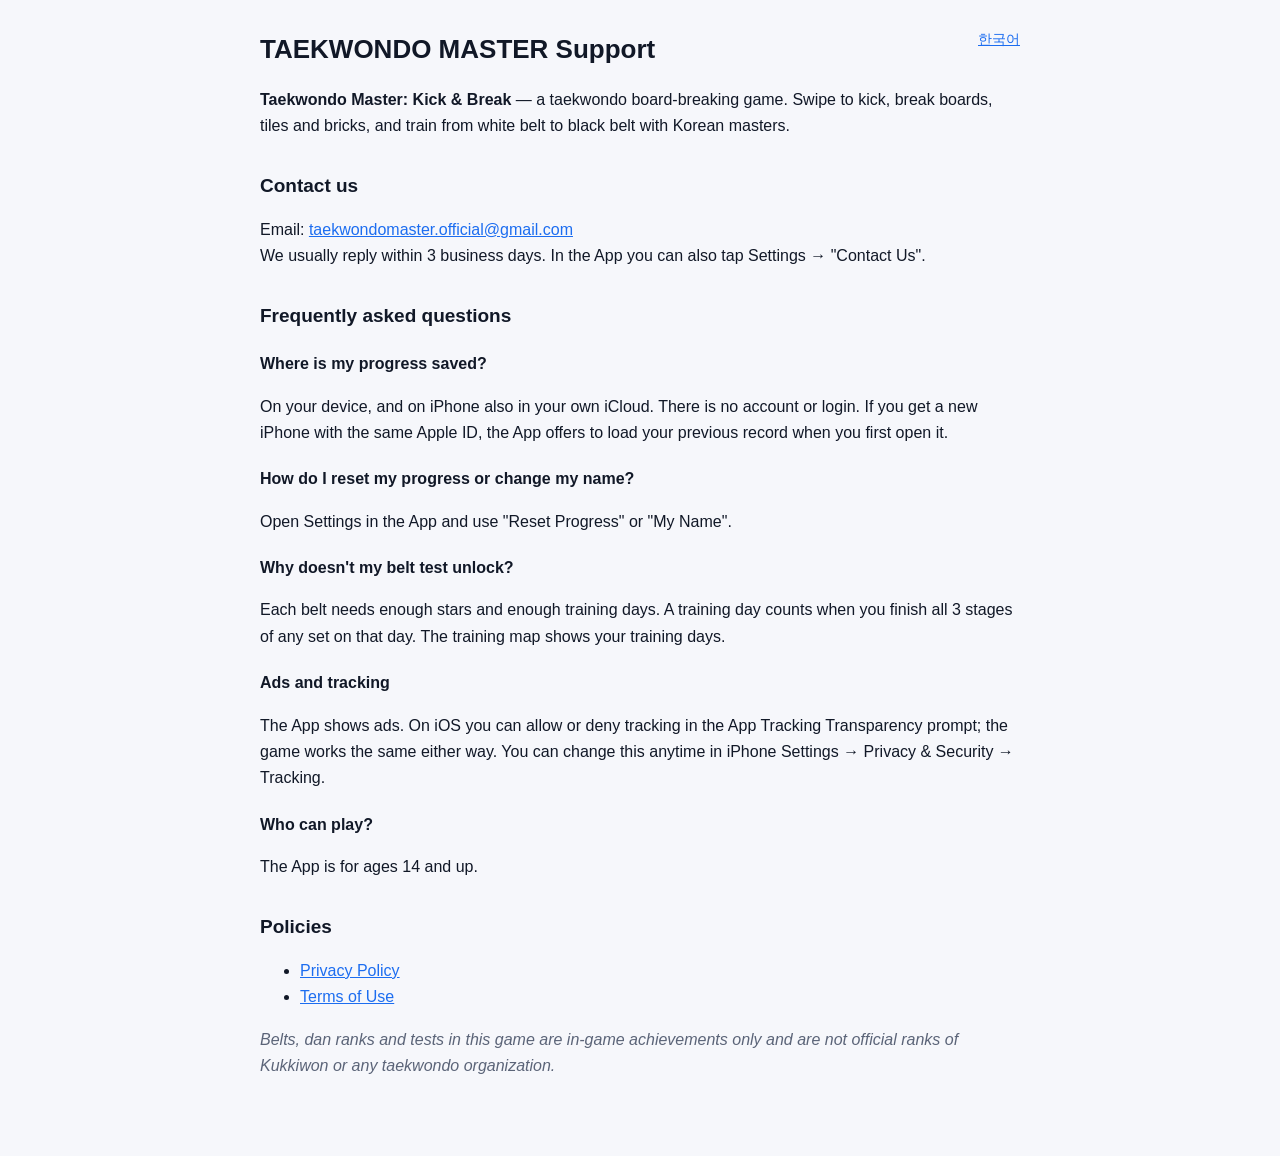
<file: index.html>
<!doctype html><html lang="en"><head><meta charset="utf-8"><meta name="viewport" content="width=device-width,initial-scale=1"><title>TAEKWONDO MASTER Support</title><style>body{margin:0;background:#f6f7fb;color:#111827;font-family:-apple-system,"Segoe UI","Apple SD Gothic Neo","Malgun Gothic",sans-serif;line-height:1.65}main{max-width:760px;margin:0 auto;padding:28px 18px 60px}h1{font-size:26px;margin:0 0 6px}h2{font-size:19px;margin:30px 0 8px}h3{font-size:16px;margin:20px 0 6px}table{width:100%;border-collapse:collapse;font-size:14px;margin:10px 0;display:block;overflow-x:auto}th,td{border:1px solid #d6dae3;padding:7px 9px;vertical-align:top;text-align:left}th{background:#eef1f7}.lang{float:right;font-size:14px}a{color:#1c6df0}em{color:#5b6478}@media (prefers-color-scheme:dark){body{background:#0d1118;color:#e8ecf3}th{background:#1b2230}th,td{border-color:#2a3242}em{color:#98a2b6}a{color:#7fb0ff}}</style></head><body><main><div class="lang"><a href="ko/">한국어</a></div><h1>TAEKWONDO MASTER Support</h1>
<p><b>Taekwondo Master: Kick &amp; Break</b> — a taekwondo board-breaking game. Swipe to kick, break boards, tiles and bricks, and train from white belt to black belt with Korean masters.</p>
<h2>Contact us</h2>
<p>Email: <a href="mailto:taekwondomaster.official@gmail.com">taekwondomaster.official@gmail.com</a><br>We usually reply within 3 business days. In the App you can also tap Settings → "Contact Us".</p>
<h2>Frequently asked questions</h2>
<h3>Where is my progress saved?</h3>
<p>On your device, and on iPhone also in your own iCloud. There is no account or login. If you get a new iPhone with the same Apple ID, the App offers to load your previous record when you first open it.</p>
<h3>How do I reset my progress or change my name?</h3>
<p>Open Settings in the App and use "Reset Progress" or "My Name".</p>
<h3>Why doesn't my belt test unlock?</h3>
<p>Each belt needs enough stars and enough training days. A training day counts when you finish all 3 stages of any set on that day. The training map shows your training days.</p>
<h3>Ads and tracking</h3>
<p>The App shows ads. On iOS you can allow or deny tracking in the App Tracking Transparency prompt; the game works the same either way. You can change this anytime in iPhone Settings → Privacy &amp; Security → Tracking.</p>
<h3>Who can play?</h3>
<p>The App is for ages 14 and up.</p>
<h2>Policies</h2>
<ul><li><a href="privacy/">Privacy Policy</a></li><li><a href="terms/">Terms of Use</a></li></ul>
<p><em>Belts, dan ranks and tests in this game are in-game achievements only and are not official ranks of Kukkiwon or any taekwondo organization.</em></p>
</main></body></html>
</file>
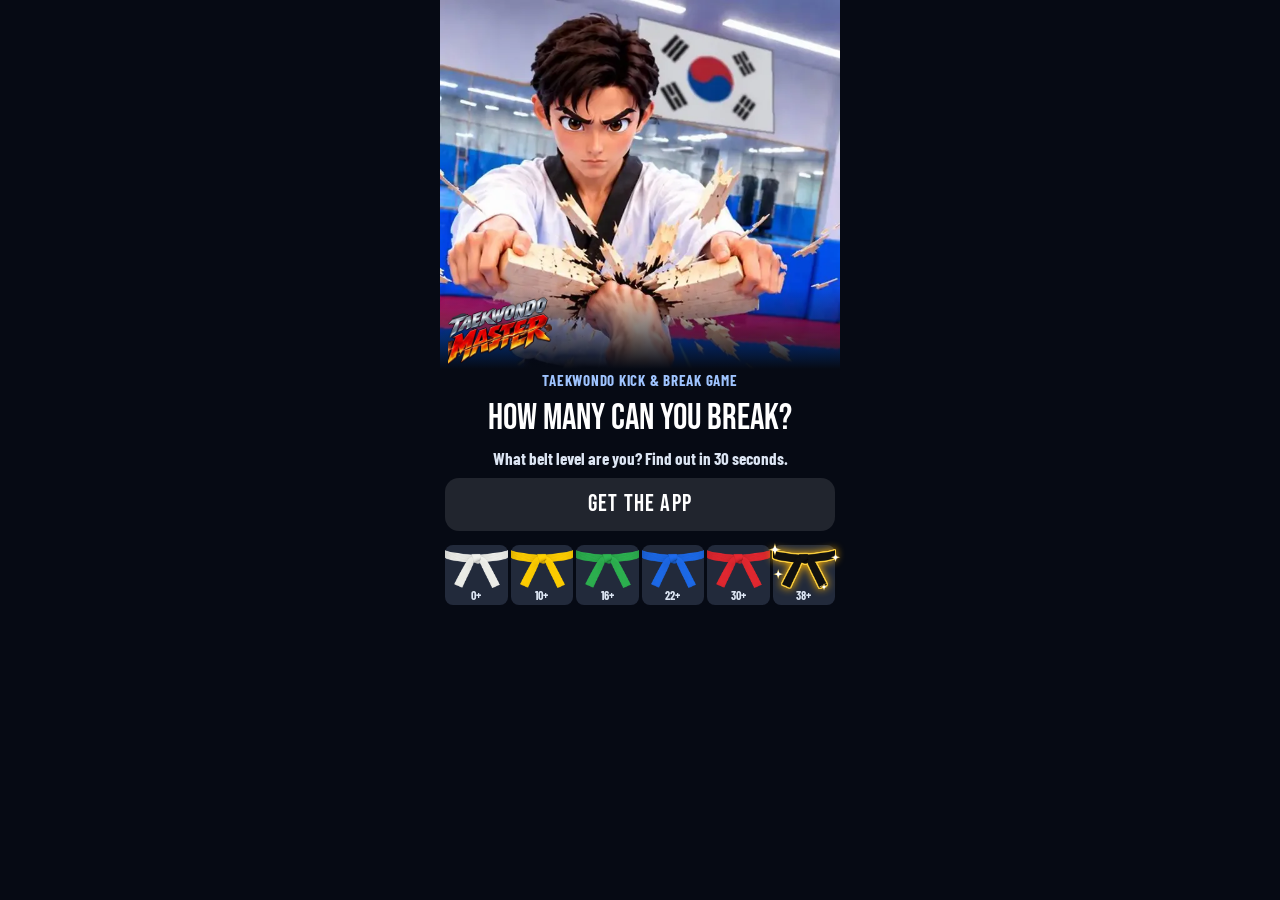
<file: c/index.html>
<!doctype html>
<html lang="en">
<head>
<meta charset="utf-8">
<meta name="viewport" content="width=device-width,initial-scale=1">
<title>Taekwondo Challenge</title>
<meta name="description" content="Kick, break and find your belt level. Taekwondo Master: Kick &amp; Break">
<!-- 메신저 미리보기. og:url 은 일부러 안 넣음: 넣으면 도전장 코드(?k=)가 빠진 주소로 열릴 수 있음 -->
<meta property="og:type" content="website">
<meta property="og:locale" content="en_US">
<meta property="og:title" content="30-second board break challenge · How many can you break?">
<meta property="og:description" content="Kick, break and find your belt level. Taekwondo Master: Kick &amp; Break">
<meta property="og:image" content="https://taekwondo-master.github.io/c/img/og_en.jpg">
<meta property="og:image:type" content="image/jpeg">
<meta property="og:image:width" content="1200">
<meta property="og:image:height" content="630">
<meta name="twitter:card" content="summary_large_image">
<meta name="twitter:image" content="https://taekwondo-master.github.io/c/img/og_en.jpg">
<link rel="stylesheet" href="/c/page.css">
</head>
<body>
<main>
  <div class="hero">
    <div class="scene"><img src="/c/img/cue_ap.webp" alt=""><img class="hit" src="/c/img/hit_ap.webp" alt="30-second board break challenge · How many can you break?"></div>
    <div class="flash"></div><img class="logo" src="/c/img/logo.webp" alt="Taekwondo Master">
  </div>
  <div class="body">
    <div class="game" id="game"></div>
    <h1 id="head"></h1>
    <div class="card" id="card"><div class="score"><b id="num"></b><span id="unit"></span></div><div class="tier"><img id="tierImg" alt=""><div class="big" id="tierName"></div></div></div>
    <div class="ask" id="ask"></div>
    <a class="btn main" id="open" href="#"></a>
    <a class="btn sec" id="ios" href="https://apps.apple.com/app/id6821990357?pt=challenge&amp;ct=friend-challenge"></a>
    <div class="code" id="codeRow"><span id="codeLabel"></span><b id="code"></b><button id="copy"></button></div>
    <div class="belts" id="belts"></div>
    <div class="hint" id="hint"></div>
  </div>
</main>
<script src="/c/page.js"></script>
</body>
</html>
</file>
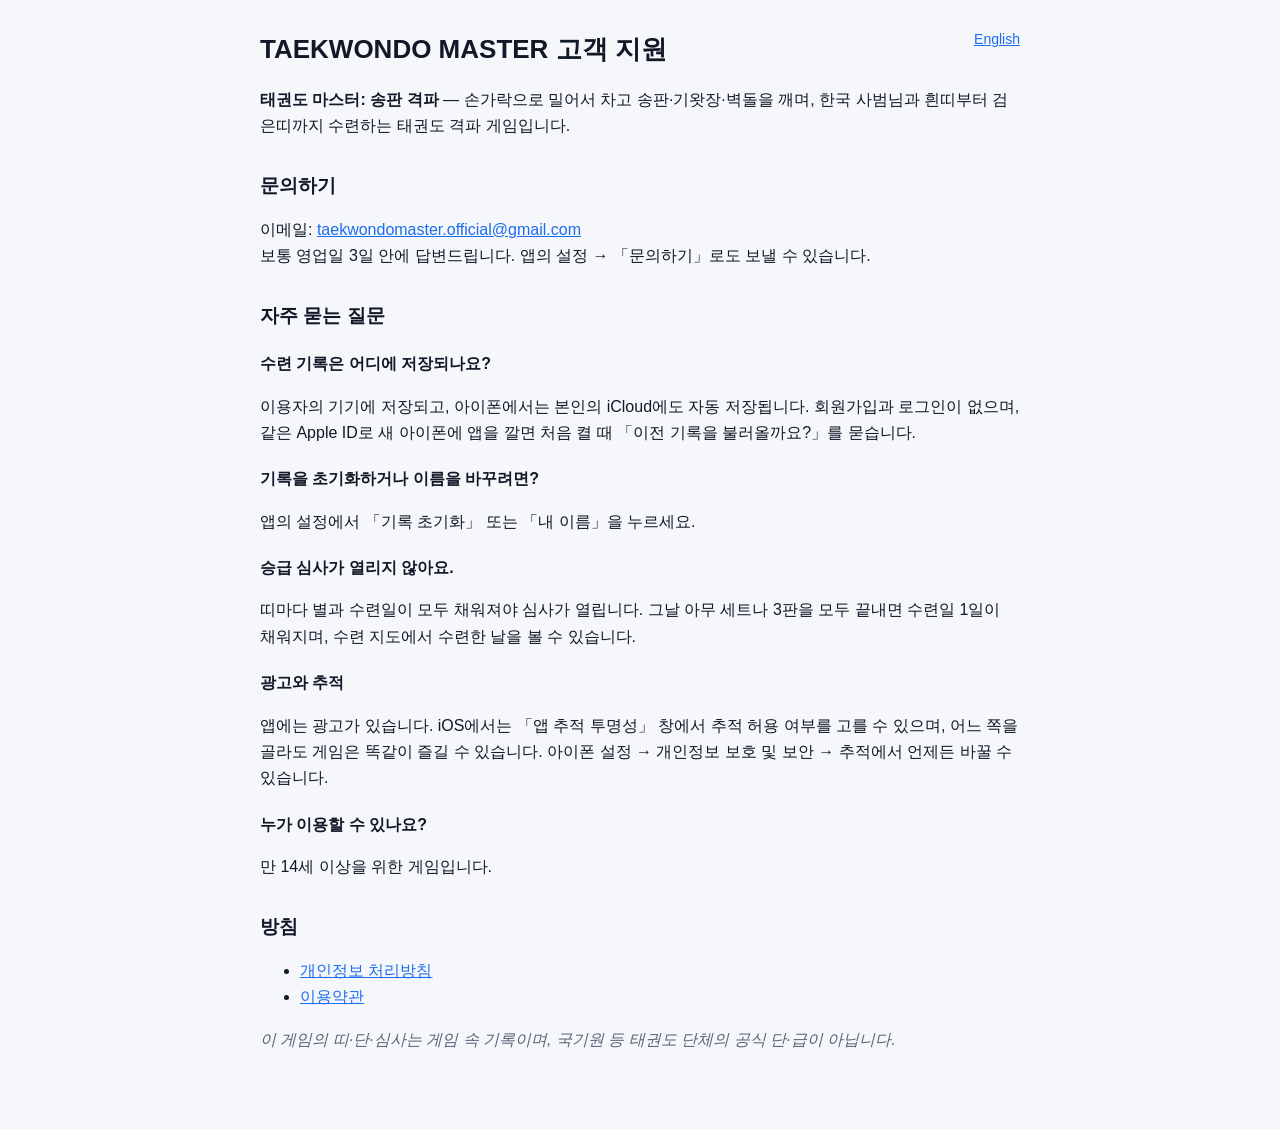
<file: ko/index.html>
<!doctype html><html lang="ko"><head><meta charset="utf-8"><meta name="viewport" content="width=device-width,initial-scale=1"><title>TAEKWONDO MASTER 고객 지원</title><style>body{margin:0;background:#f6f7fb;color:#111827;font-family:-apple-system,"Segoe UI","Apple SD Gothic Neo","Malgun Gothic",sans-serif;line-height:1.65}main{max-width:760px;margin:0 auto;padding:28px 18px 60px}h1{font-size:26px;margin:0 0 6px}h2{font-size:19px;margin:30px 0 8px}h3{font-size:16px;margin:20px 0 6px}table{width:100%;border-collapse:collapse;font-size:14px;margin:10px 0;display:block;overflow-x:auto}th,td{border:1px solid #d6dae3;padding:7px 9px;vertical-align:top;text-align:left}th{background:#eef1f7}.lang{float:right;font-size:14px}a{color:#1c6df0}em{color:#5b6478}@media (prefers-color-scheme:dark){body{background:#0d1118;color:#e8ecf3}th{background:#1b2230}th,td{border-color:#2a3242}em{color:#98a2b6}a{color:#7fb0ff}}</style></head><body><main><div class="lang"><a href="../">English</a></div><h1>TAEKWONDO MASTER 고객 지원</h1>
<p><b>태권도 마스터: 송판 격파</b> — 손가락으로 밀어서 차고 송판·기왓장·벽돌을 깨며, 한국 사범님과 흰띠부터 검은띠까지 수련하는 태권도 격파 게임입니다.</p>
<h2>문의하기</h2>
<p>이메일: <a href="mailto:taekwondomaster.official@gmail.com">taekwondomaster.official@gmail.com</a><br>보통 영업일 3일 안에 답변드립니다. 앱의 설정 → 「문의하기」로도 보낼 수 있습니다.</p>
<h2>자주 묻는 질문</h2>
<h3>수련 기록은 어디에 저장되나요?</h3>
<p>이용자의 기기에 저장되고, 아이폰에서는 본인의 iCloud에도 자동 저장됩니다. 회원가입과 로그인이 없으며, 같은 Apple ID로 새 아이폰에 앱을 깔면 처음 켤 때 「이전 기록을 불러올까요?」를 묻습니다.</p>
<h3>기록을 초기화하거나 이름을 바꾸려면?</h3>
<p>앱의 설정에서 「기록 초기화」 또는 「내 이름」을 누르세요.</p>
<h3>승급 심사가 열리지 않아요.</h3>
<p>띠마다 별과 수련일이 모두 채워져야 심사가 열립니다. 그날 아무 세트나 3판을 모두 끝내면 수련일 1일이 채워지며, 수련 지도에서 수련한 날을 볼 수 있습니다.</p>
<h3>광고와 추적</h3>
<p>앱에는 광고가 있습니다. iOS에서는 「앱 추적 투명성」 창에서 추적 허용 여부를 고를 수 있으며, 어느 쪽을 골라도 게임은 똑같이 즐길 수 있습니다. 아이폰 설정 → 개인정보 보호 및 보안 → 추적에서 언제든 바꿀 수 있습니다.</p>
<h3>누가 이용할 수 있나요?</h3>
<p>만 14세 이상을 위한 게임입니다.</p>
<h2>방침</h2>
<ul><li><a href="../privacy/ko/">개인정보 처리방침</a></li><li><a href="../terms/ko/">이용약관</a></li></ul>
<p><em>이 게임의 띠·단·심사는 게임 속 기록이며, 국기원 등 태권도 단체의 공식 단·급이 아닙니다.</em></p>
</main></body></html>
</file>
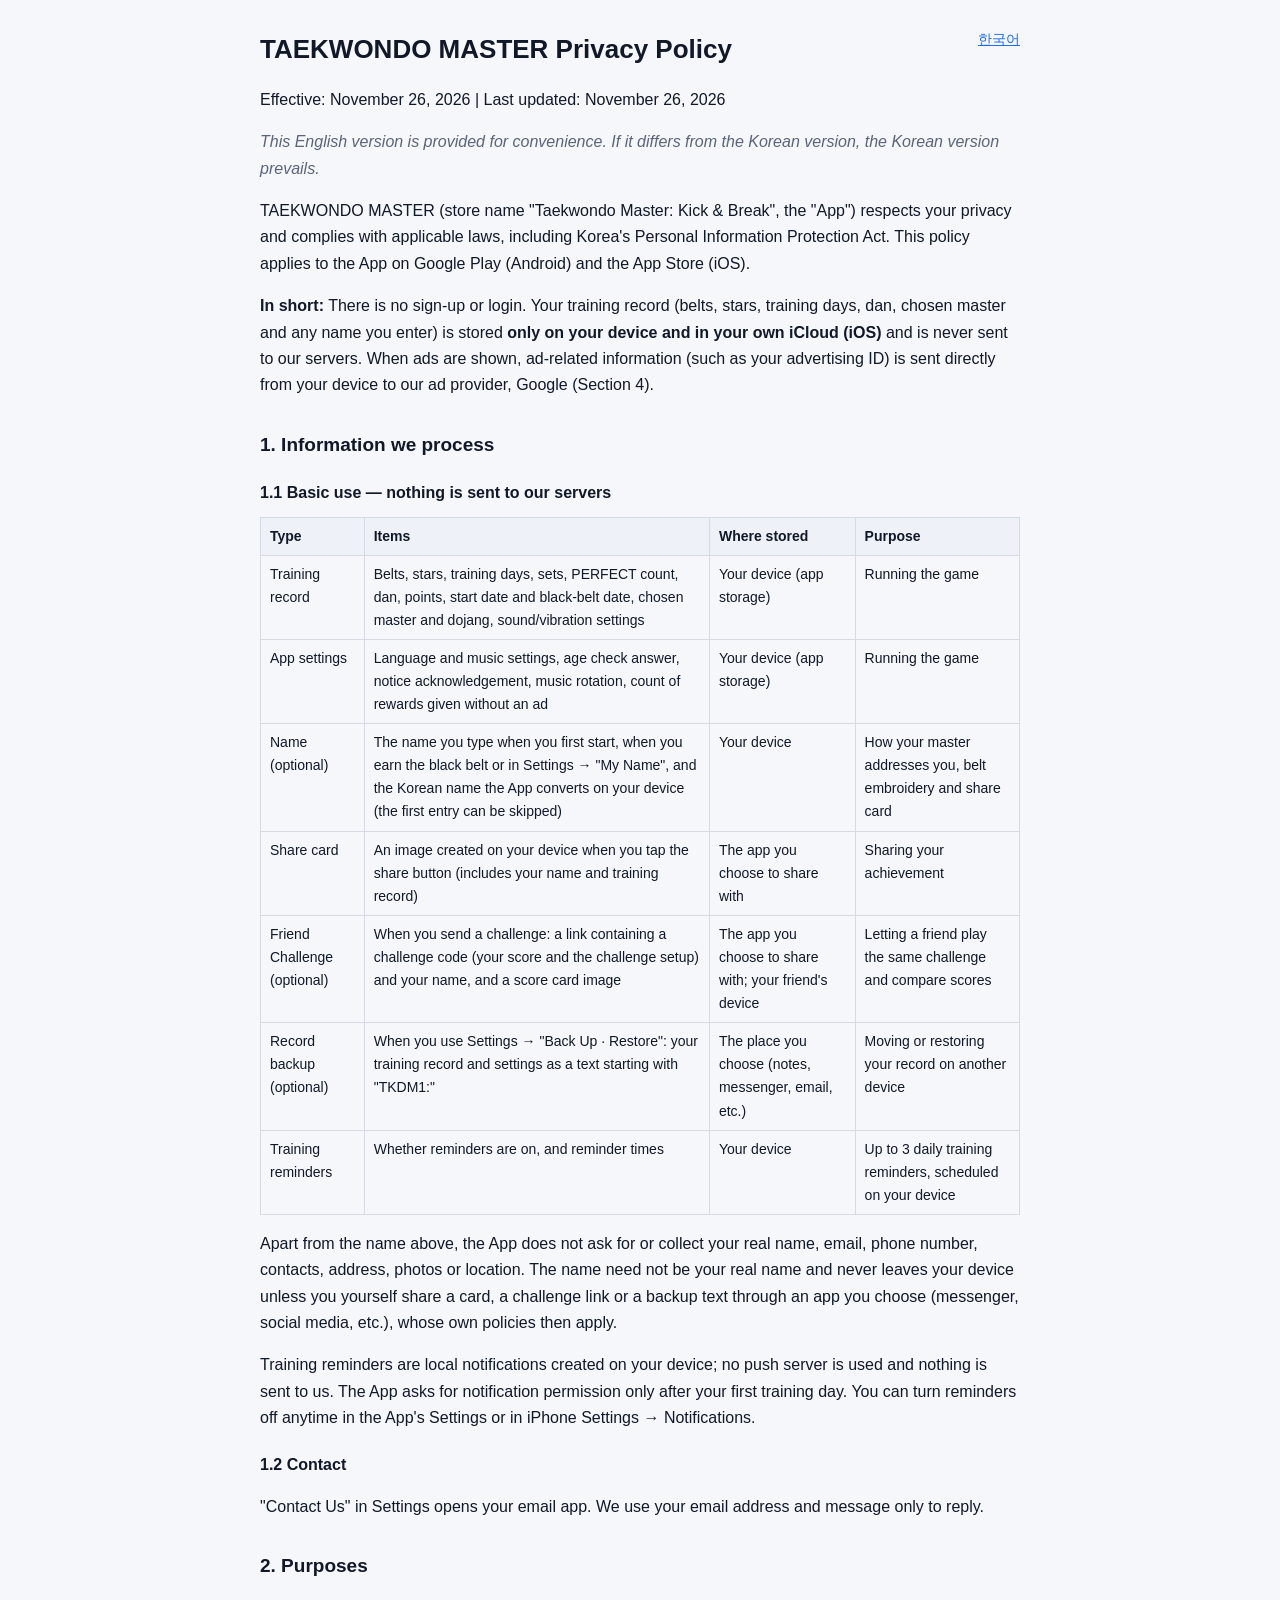
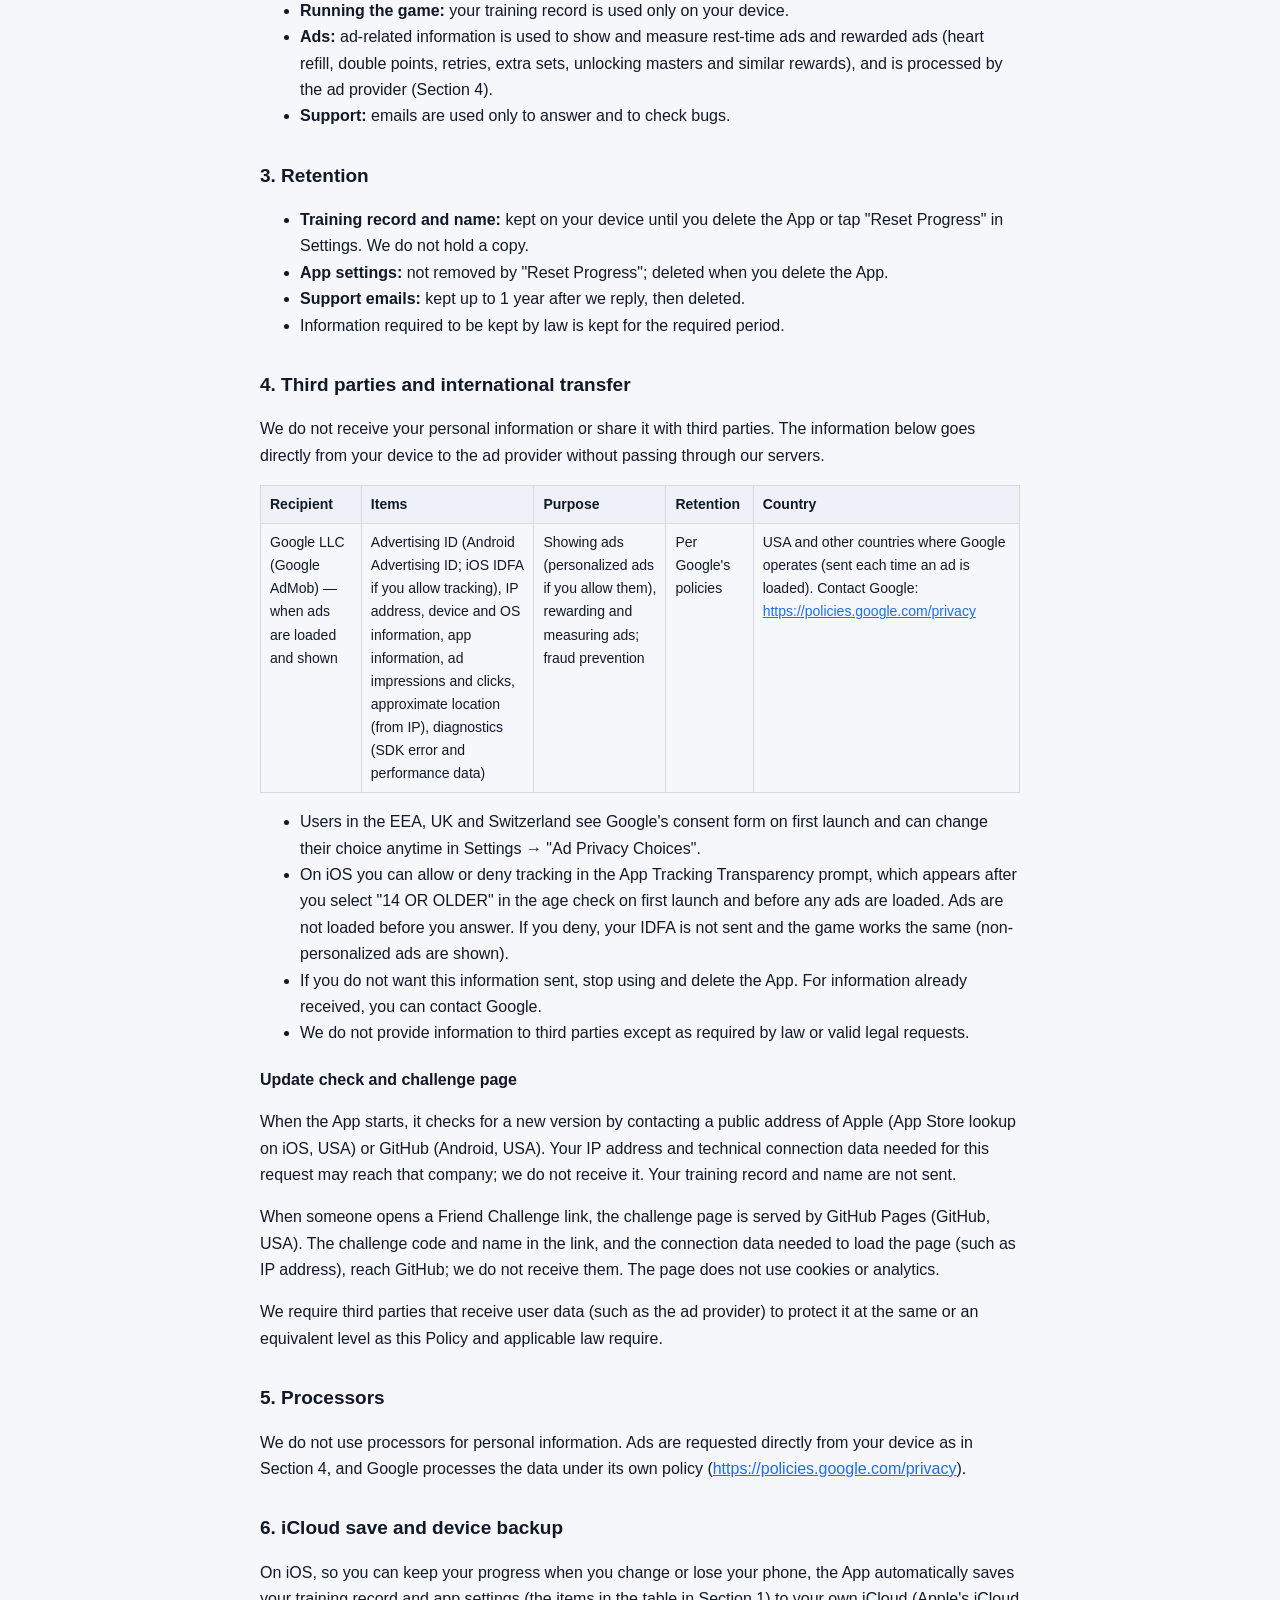
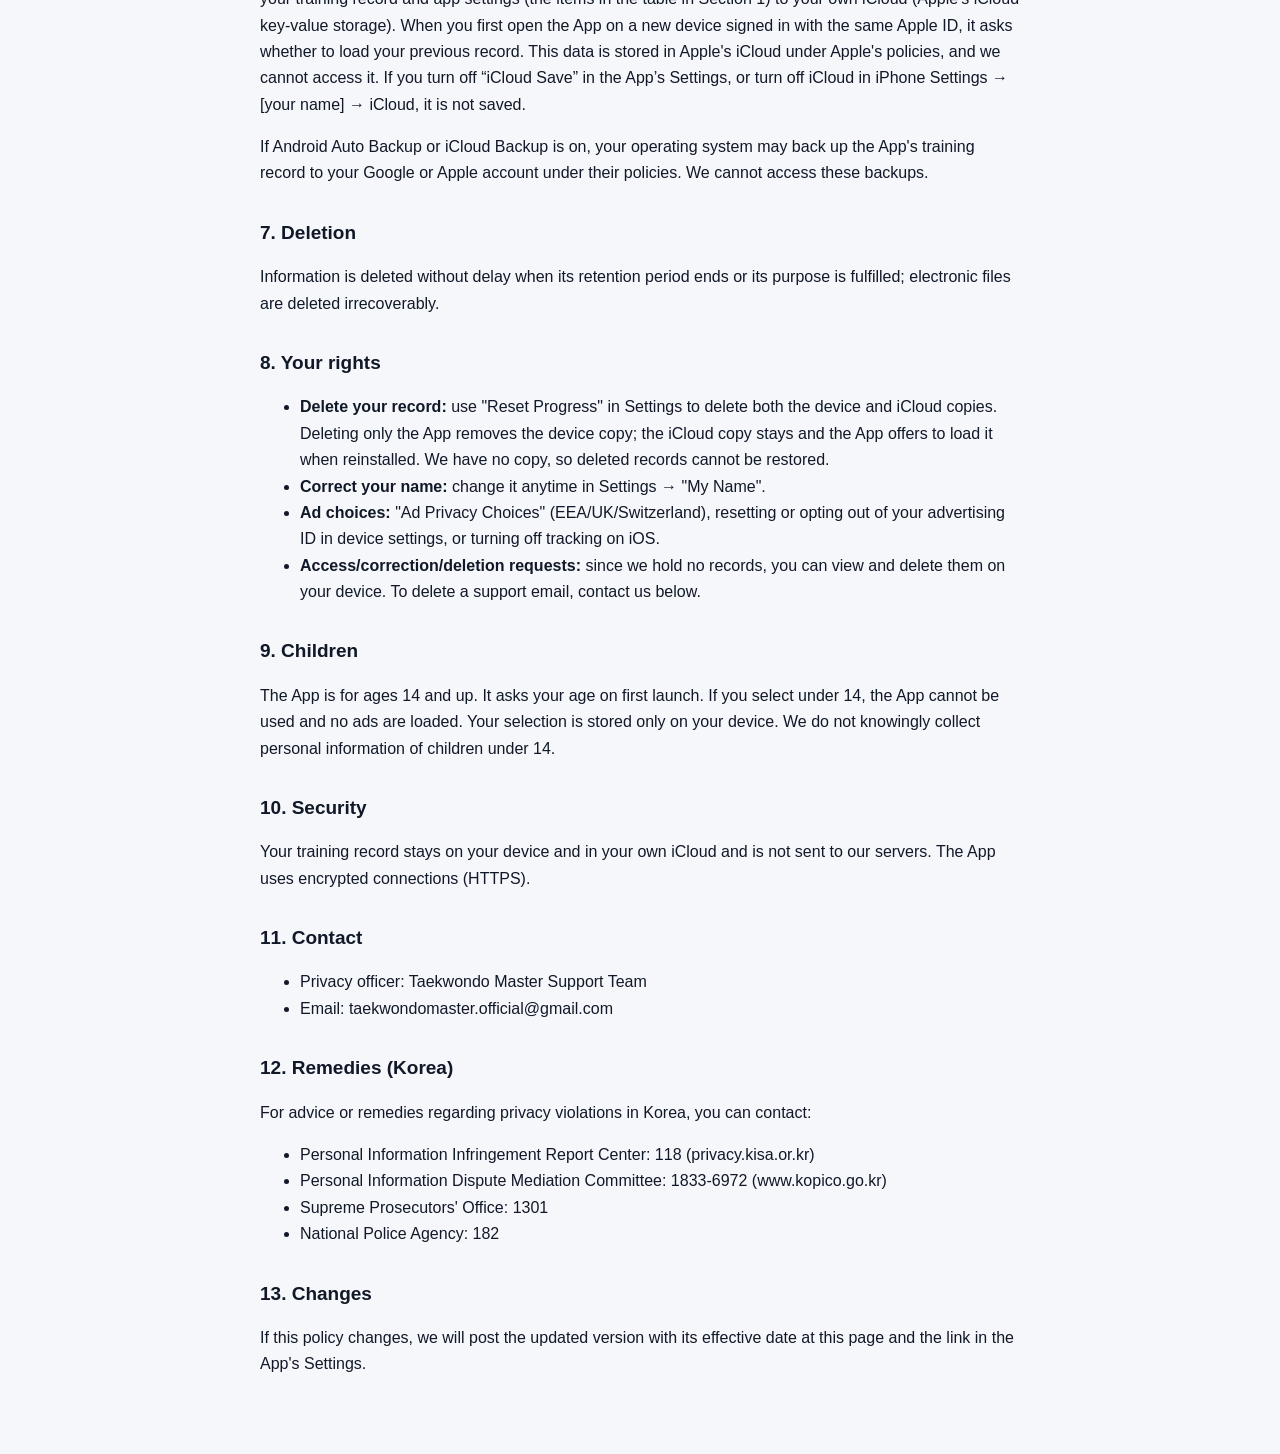
<file: privacy/index.html>
<!doctype html><html lang="en"><head><meta charset="utf-8"><meta name="viewport" content="width=device-width,initial-scale=1"><title>TAEKWONDO MASTER Privacy Policy</title><style>body{margin:0;background:#f6f7fb;color:#111827;font-family:-apple-system,"Segoe UI","Apple SD Gothic Neo","Malgun Gothic",sans-serif;line-height:1.65}main{max-width:760px;margin:0 auto;padding:28px 18px 60px}h1{font-size:26px;margin:0 0 6px}h2{font-size:19px;margin:30px 0 8px}h3{font-size:16px;margin:20px 0 6px}table{width:100%;border-collapse:collapse;font-size:14px;margin:10px 0;display:block;overflow-x:auto}th,td{border:1px solid #d6dae3;padding:7px 9px;vertical-align:top;text-align:left}th{background:#eef1f7}.lang{float:right;font-size:14px}a{color:#1c6df0}em{color:#5b6478}@media (prefers-color-scheme:dark){body{background:#0d1118;color:#e8ecf3}th{background:#1b2230}th,td{border-color:#2a3242}em{color:#98a2b6}a{color:#7fb0ff}}</style></head><body><main><div class="lang"><a href="ko/">한국어</a></div><h1>TAEKWONDO MASTER Privacy Policy</h1>
<p>Effective: November 26, 2026 | Last updated: November 26, 2026</p>
<p><em>This English version is provided for convenience. If it differs from the Korean version, the Korean version prevails.</em></p>
<p>TAEKWONDO MASTER (store name "Taekwondo Master: Kick &amp; Break", the "App") respects your privacy and complies with applicable laws, including Korea's Personal Information Protection Act. This policy applies to the App on Google Play (Android) and the App Store (iOS).</p>
<p><b>In short:</b> There is no sign-up or login. Your training record (belts, stars, training days, dan, chosen master and any name you enter) is stored <b>only on your device and in your own iCloud (iOS)</b> and is never sent to our servers. When ads are shown, ad-related information (such as your advertising ID) is sent directly from your device to our ad provider, Google (Section 4).</p>
<h2>1. Information we process</h2>
<h3>1.1 Basic use — nothing is sent to our servers</h3>
<table><tr><th>Type</th><th>Items</th><th>Where stored</th><th>Purpose</th></tr><tr><td>Training record</td><td>Belts, stars, training days, sets, PERFECT count, dan, points, start date and black-belt date, chosen master and dojang, sound/vibration settings</td><td>Your device (app storage)</td><td>Running the game</td></tr><tr><td>App settings</td><td>Language and music settings, age check answer, notice acknowledgement, music rotation, count of rewards given without an ad</td><td>Your device (app storage)</td><td>Running the game</td></tr><tr><td>Name (optional)</td><td>The name you type when you first start, when you earn the black belt or in Settings → "My Name", and the Korean name the App converts on your device (the first entry can be skipped)</td><td>Your device</td><td>How your master addresses you, belt embroidery and share card</td></tr><tr><td>Share card</td><td>An image created on your device when you tap the share button (includes your name and training record)</td><td>The app you choose to share with</td><td>Sharing your achievement</td></tr><tr><td>Friend Challenge (optional)</td><td>When you send a challenge: a link containing a challenge code (your score and the challenge setup) and your name, and a score card image</td><td>The app you choose to share with; your friend's device</td><td>Letting a friend play the same challenge and compare scores</td></tr><tr><td>Record backup (optional)</td><td>When you use Settings &rarr; "Back Up &middot; Restore": your training record and settings as a text starting with "TKDM1:"</td><td>The place you choose (notes, messenger, email, etc.)</td><td>Moving or restoring your record on another device</td></tr><tr><td>Training reminders</td><td>Whether reminders are on, and reminder times</td><td>Your device</td><td>Up to 3 daily training reminders, scheduled on your device</td></tr></table>
<p>Apart from the name above, the App does not ask for or collect your real name, email, phone number, contacts, address, photos or location. The name need not be your real name and never leaves your device unless you yourself share a card, a challenge link or a backup text through an app you choose (messenger, social media, etc.), whose own policies then apply.</p><p>Training reminders are local notifications created on your device; no push server is used and nothing is sent to us. The App asks for notification permission only after your first training day. You can turn reminders off anytime in the App's Settings or in iPhone Settings &rarr; Notifications.</p>
<h3>1.2 Contact</h3>
<p>"Contact Us" in Settings opens your email app. We use your email address and message only to reply.</p>
<h2>2. Purposes</h2>
<ul><li><b>Running the game:</b> your training record is used only on your device.</li><li><b>Ads:</b> ad-related information is used to show and measure rest-time ads and rewarded ads (heart refill, double points, retries, extra sets, unlocking masters and similar rewards), and is processed by the ad provider (Section 4).</li><li><b>Support:</b> emails are used only to answer and to check bugs.</li></ul>
<h2>3. Retention</h2>
<ul><li><b>Training record and name:</b> kept on your device until you delete the App or tap "Reset Progress" in Settings. We do not hold a copy.</li><li><b>App settings:</b> not removed by "Reset Progress"; deleted when you delete the App.</li><li><b>Support emails:</b> kept up to 1 year after we reply, then deleted.</li><li>Information required to be kept by law is kept for the required period.</li></ul>
<h2>4. Third parties and international transfer</h2>
<p>We do not receive your personal information or share it with third parties. The information below goes directly from your device to the ad provider without passing through our servers.</p>
<table><tr><th>Recipient</th><th>Items</th><th>Purpose</th><th>Retention</th><th>Country</th></tr><tr><td>Google LLC (Google AdMob) — when ads are loaded and shown</td><td>Advertising ID (Android Advertising ID; iOS IDFA if you allow tracking), IP address, device and OS information, app information, ad impressions and clicks, approximate location (from IP), diagnostics (SDK error and performance data)</td><td>Showing ads (personalized ads if you allow them), rewarding and measuring ads; fraud prevention</td><td>Per Google's policies</td><td>USA and other countries where Google operates (sent each time an ad is loaded). Contact Google: <a href="https://policies.google.com/privacy">https://policies.google.com/privacy</a></td></tr></table>
<ul><li>Users in the EEA, UK and Switzerland see Google's consent form on first launch and can change their choice anytime in Settings → "Ad Privacy Choices".</li><li>On iOS you can allow or deny tracking in the App Tracking Transparency prompt, which appears after you select "14 OR OLDER" in the age check on first launch and before any ads are loaded. Ads are not loaded before you answer. If you deny, your IDFA is not sent and the game works the same (non-personalized ads are shown).</li><li>If you do not want this information sent, stop using and delete the App. For information already received, you can contact Google.</li><li>We do not provide information to third parties except as required by law or valid legal requests.</li></ul>
<h3>Update check and challenge page</h3>
<p>When the App starts, it checks for a new version by contacting a public address of Apple (App Store lookup on iOS, USA) or GitHub (Android, USA). Your IP address and technical connection data needed for this request may reach that company; we do not receive it. Your training record and name are not sent.</p><p>When someone opens a Friend Challenge link, the challenge page is served by GitHub Pages (GitHub, USA). The challenge code and name in the link, and the connection data needed to load the page (such as IP address), reach GitHub; we do not receive them. The page does not use cookies or analytics.</p>
<p>We require third parties that receive user data (such as the ad provider) to protect it at the same or an equivalent level as this Policy and applicable law require.</p>
<h2>5. Processors</h2>
<p>We do not use processors for personal information. Ads are requested directly from your device as in Section 4, and Google processes the data under its own policy (<a href="https://policies.google.com/privacy">https://policies.google.com/privacy</a>).</p>
<h2>6. iCloud save and device backup</h2>
<p>On iOS, so you can keep your progress when you change or lose your phone, the App automatically saves your training record and app settings (the items in the table in Section 1) to your own iCloud (Apple's iCloud key-value storage). When you first open the App on a new device signed in with the same Apple ID, it asks whether to load your previous record. This data is stored in Apple's iCloud under Apple's policies, and we cannot access it. If you turn off “iCloud Save” in the App’s Settings, or turn off iCloud in iPhone Settings → [your name] → iCloud, it is not saved.</p>
<p>If Android Auto Backup or iCloud Backup is on, your operating system may back up the App's training record to your Google or Apple account under their policies. We cannot access these backups.</p>
<h2>7. Deletion</h2>
<p>Information is deleted without delay when its retention period ends or its purpose is fulfilled; electronic files are deleted irrecoverably.</p>
<h2>8. Your rights</h2>
<ul><li><b>Delete your record:</b> use "Reset Progress" in Settings to delete both the device and iCloud copies. Deleting only the App removes the device copy; the iCloud copy stays and the App offers to load it when reinstalled. We have no copy, so deleted records cannot be restored.</li><li><b>Correct your name:</b> change it anytime in Settings → "My Name".</li><li><b>Ad choices:</b> "Ad Privacy Choices" (EEA/UK/Switzerland), resetting or opting out of your advertising ID in device settings, or turning off tracking on iOS.</li><li><b>Access/correction/deletion requests:</b> since we hold no records, you can view and delete them on your device. To delete a support email, contact us below.</li></ul>
<h2>9. Children</h2>
<p>The App is for ages 14 and up. It asks your age on first launch. If you select under 14, the App cannot be used and no ads are loaded. Your selection is stored only on your device. We do not knowingly collect personal information of children under 14.</p>
<h2>10. Security</h2>
<p>Your training record stays on your device and in your own iCloud and is not sent to our servers. The App uses encrypted connections (HTTPS).</p>
<h2>11. Contact</h2>
<ul><li>Privacy officer: Taekwondo Master Support Team</li><li>Email: taekwondomaster.official@gmail.com</li></ul>
<h2>12. Remedies (Korea)</h2>
<p>For advice or remedies regarding privacy violations in Korea, you can contact:</p>
<ul><li>Personal Information Infringement Report Center: 118 (privacy.kisa.or.kr)</li><li>Personal Information Dispute Mediation Committee: 1833-6972 (www.kopico.go.kr)</li><li>Supreme Prosecutors' Office: 1301</li><li>National Police Agency: 182</li></ul>
<h2>13. Changes</h2>
<p>If this policy changes, we will post the updated version with its effective date at this page and the link in the App's Settings.</p></main></body></html>
</file>
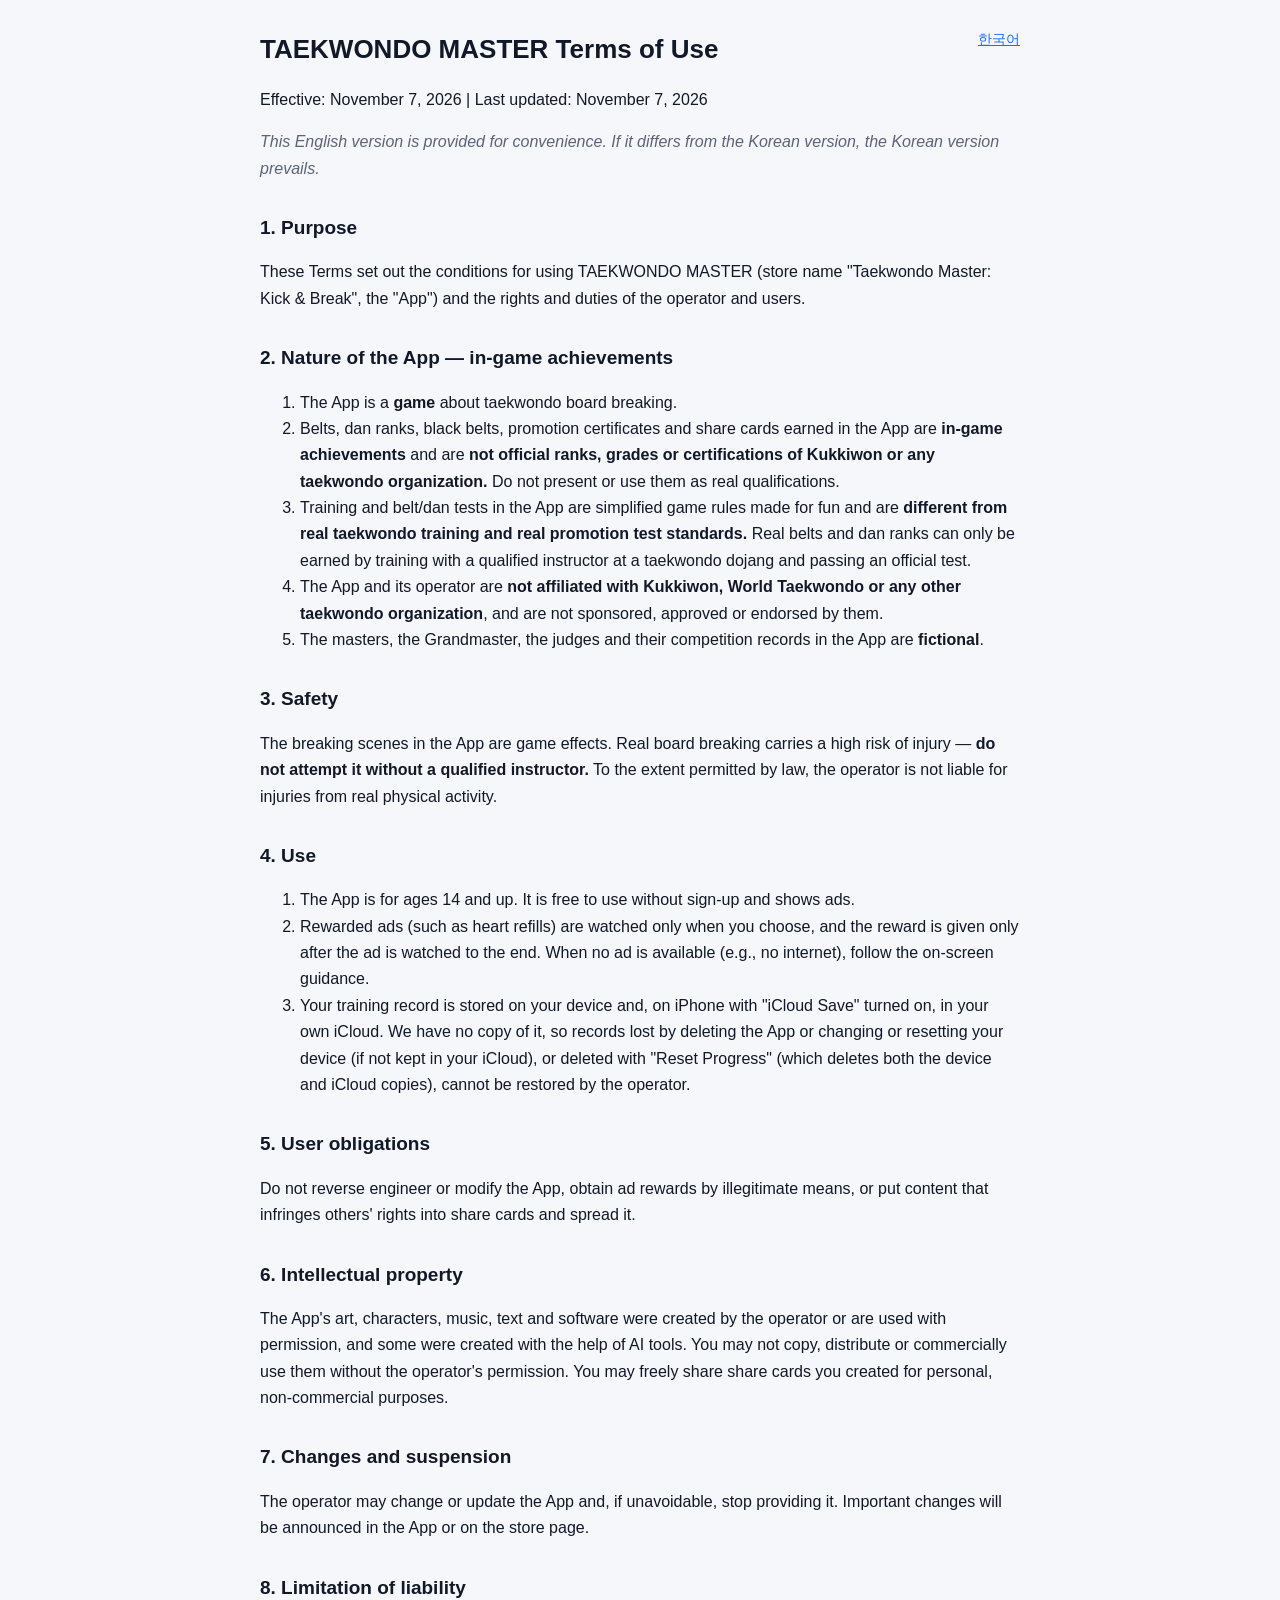
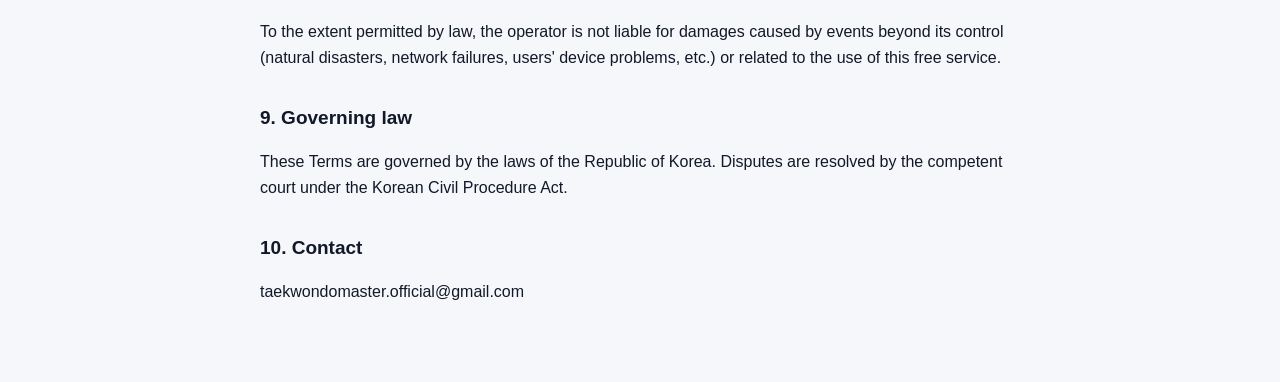
<file: terms/index.html>
<!doctype html><html lang="en"><head><meta charset="utf-8"><meta name="viewport" content="width=device-width,initial-scale=1"><title>TAEKWONDO MASTER Terms of Use</title><style>body{margin:0;background:#f6f7fb;color:#111827;font-family:-apple-system,"Segoe UI","Apple SD Gothic Neo","Malgun Gothic",sans-serif;line-height:1.65}main{max-width:760px;margin:0 auto;padding:28px 18px 60px}h1{font-size:26px;margin:0 0 6px}h2{font-size:19px;margin:30px 0 8px}h3{font-size:16px;margin:20px 0 6px}table{width:100%;border-collapse:collapse;font-size:14px;margin:10px 0;display:block;overflow-x:auto}th,td{border:1px solid #d6dae3;padding:7px 9px;vertical-align:top;text-align:left}th{background:#eef1f7}.lang{float:right;font-size:14px}a{color:#1c6df0}em{color:#5b6478}@media (prefers-color-scheme:dark){body{background:#0d1118;color:#e8ecf3}th{background:#1b2230}th,td{border-color:#2a3242}em{color:#98a2b6}a{color:#7fb0ff}}</style></head><body><main><div class="lang"><a href="ko/">한국어</a></div><h1>TAEKWONDO MASTER Terms of Use</h1>
<p>Effective: November 7, 2026 | Last updated: November 7, 2026</p>
<p><em>This English version is provided for convenience. If it differs from the Korean version, the Korean version prevails.</em></p>
<h2>1. Purpose</h2>
<p>These Terms set out the conditions for using TAEKWONDO MASTER (store name "Taekwondo Master: Kick &amp; Break", the "App") and the rights and duties of the operator and users.</p>
<h2>2. Nature of the App — in-game achievements</h2>
<ol><li>The App is a <b>game</b> about taekwondo board breaking.</li><li>Belts, dan ranks, black belts, promotion certificates and share cards earned in the App are <b>in-game achievements</b> and are <b>not official ranks, grades or certifications of Kukkiwon or any taekwondo organization.</b> Do not present or use them as real qualifications.</li><li>Training and belt/dan tests in the App are simplified game rules made for fun and are <b>different from real taekwondo training and real promotion test standards.</b> Real belts and dan ranks can only be earned by training with a qualified instructor at a taekwondo dojang and passing an official test.</li><li>The App and its operator are <b>not affiliated with Kukkiwon, World Taekwondo or any other taekwondo organization</b>, and are not sponsored, approved or endorsed by them.</li><li>The masters, the Grandmaster, the judges and their competition records in the App are <b>fictional</b>.</li></ol>
<h2>3. Safety</h2>
<p>The breaking scenes in the App are game effects. Real board breaking carries a high risk of injury — <b>do not attempt it without a qualified instructor.</b> To the extent permitted by law, the operator is not liable for injuries from real physical activity.</p>
<h2>4. Use</h2>
<ol><li>The App is for ages 14 and up. It is free to use without sign-up and shows ads.</li><li>Rewarded ads (such as heart refills) are watched only when you choose, and the reward is given only after the ad is watched to the end. When no ad is available (e.g., no internet), follow the on-screen guidance.</li><li>Your training record is stored on your device and, on iPhone with "iCloud Save" turned on, in your own iCloud. We have no copy of it, so records lost by deleting the App or changing or resetting your device (if not kept in your iCloud), or deleted with "Reset Progress" (which deletes both the device and iCloud copies), cannot be restored by the operator.</li></ol>
<h2>5. User obligations</h2>
<p>Do not reverse engineer or modify the App, obtain ad rewards by illegitimate means, or put content that infringes others' rights into share cards and spread it.</p>
<h2>6. Intellectual property</h2>
<p>The App's art, characters, music, text and software were created by the operator or are used with permission, and some were created with the help of AI tools. You may not copy, distribute or commercially use them without the operator's permission. You may freely share share cards you created for personal, non-commercial purposes.</p>
<h2>7. Changes and suspension</h2>
<p>The operator may change or update the App and, if unavoidable, stop providing it. Important changes will be announced in the App or on the store page.</p>
<h2>8. Limitation of liability</h2>
<p>To the extent permitted by law, the operator is not liable for damages caused by events beyond its control (natural disasters, network failures, users' device problems, etc.) or related to the use of this free service.</p>
<h2>9. Governing law</h2>
<p>These Terms are governed by the laws of the Republic of Korea. Disputes are resolved by the competent court under the Korean Civil Procedure Act.</p>
<h2>10. Contact</h2>
<p>taekwondomaster.official@gmail.com</p></main></body></html>
</file>
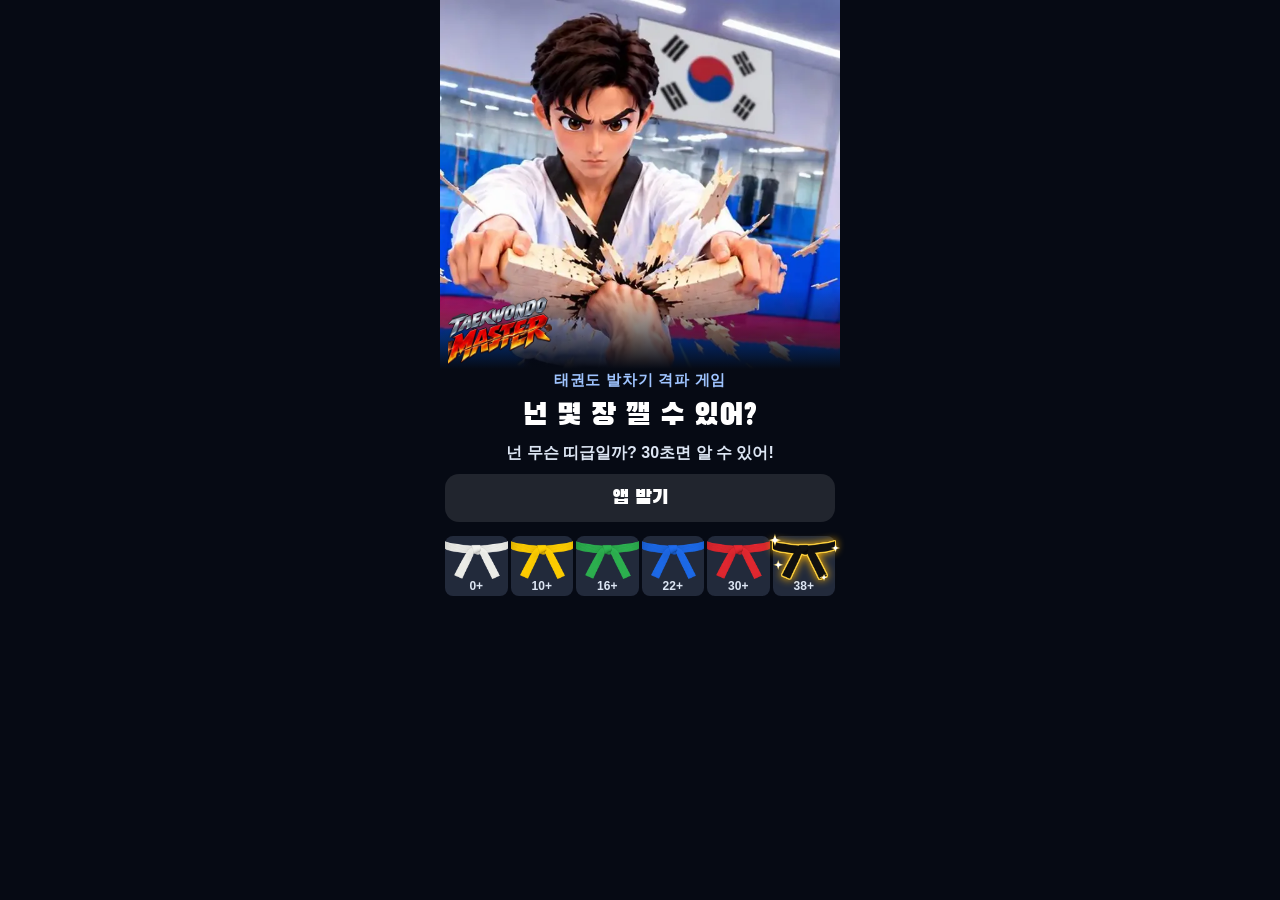
<file: c/ko/index.html>
<!doctype html>
<html lang="ko">
<head>
<meta charset="utf-8">
<meta name="viewport" content="width=device-width,initial-scale=1">
<title>태권도 격파 도전장</title>
<meta name="description" content="발차기로 송판을 깨고 내 띠 등급을 확인해 봐! 태권도 마스터: 송판 격파">
<!-- 메신저 미리보기. og:url 은 일부러 안 넣음: 넣으면 도전장 코드(?k=)가 빠진 주소로 열릴 수 있음 -->
<meta property="og:type" content="website">
<meta property="og:locale" content="ko_KR">
<meta property="og:title" content="30초 격파 도전장 · 넌 몇 장 깰 수 있어?">
<meta property="og:description" content="발차기로 송판을 깨고 내 띠 등급을 확인해 봐! 태권도 마스터: 송판 격파">
<meta property="og:image" content="https://taekwondo-master.github.io/c/img/og_ko.jpg">
<meta property="og:image:type" content="image/jpeg">
<meta property="og:image:width" content="1200">
<meta property="og:image:height" content="630">
<meta name="twitter:card" content="summary_large_image">
<meta name="twitter:image" content="https://taekwondo-master.github.io/c/img/og_ko.jpg">
<link rel="stylesheet" href="/c/page.css">
</head>
<body>
<main>
  <div class="hero">
    <div class="scene"><img src="/c/img/cue_ap.webp" alt=""><img class="hit" src="/c/img/hit_ap.webp" alt="30초 격파 도전장 · 넌 몇 장 깰 수 있어?"></div>
    <div class="flash"></div><img class="logo" src="/c/img/logo.webp" alt="Taekwondo Master">
  </div>
  <div class="body">
    <div class="game" id="game"></div>
    <h1 id="head"></h1>
    <div class="card" id="card"><div class="score"><b id="num"></b><span id="unit"></span></div><div class="tier"><img id="tierImg" alt=""><div class="big" id="tierName"></div></div></div>
    <div class="ask" id="ask"></div>
    <a class="btn main" id="open" href="#"></a>
    <a class="btn sec" id="ios" href="https://apps.apple.com/app/id6821990357?pt=challenge&amp;ct=friend-challenge"></a>
    <div class="code" id="codeRow"><span id="codeLabel"></span><b id="code"></b><button id="copy"></button></div>
    <div class="belts" id="belts"></div>
    <div class="hint" id="hint"></div>
  </div>
</main>
<script src="/c/page.js"></script>
</body>
</html>
</file>
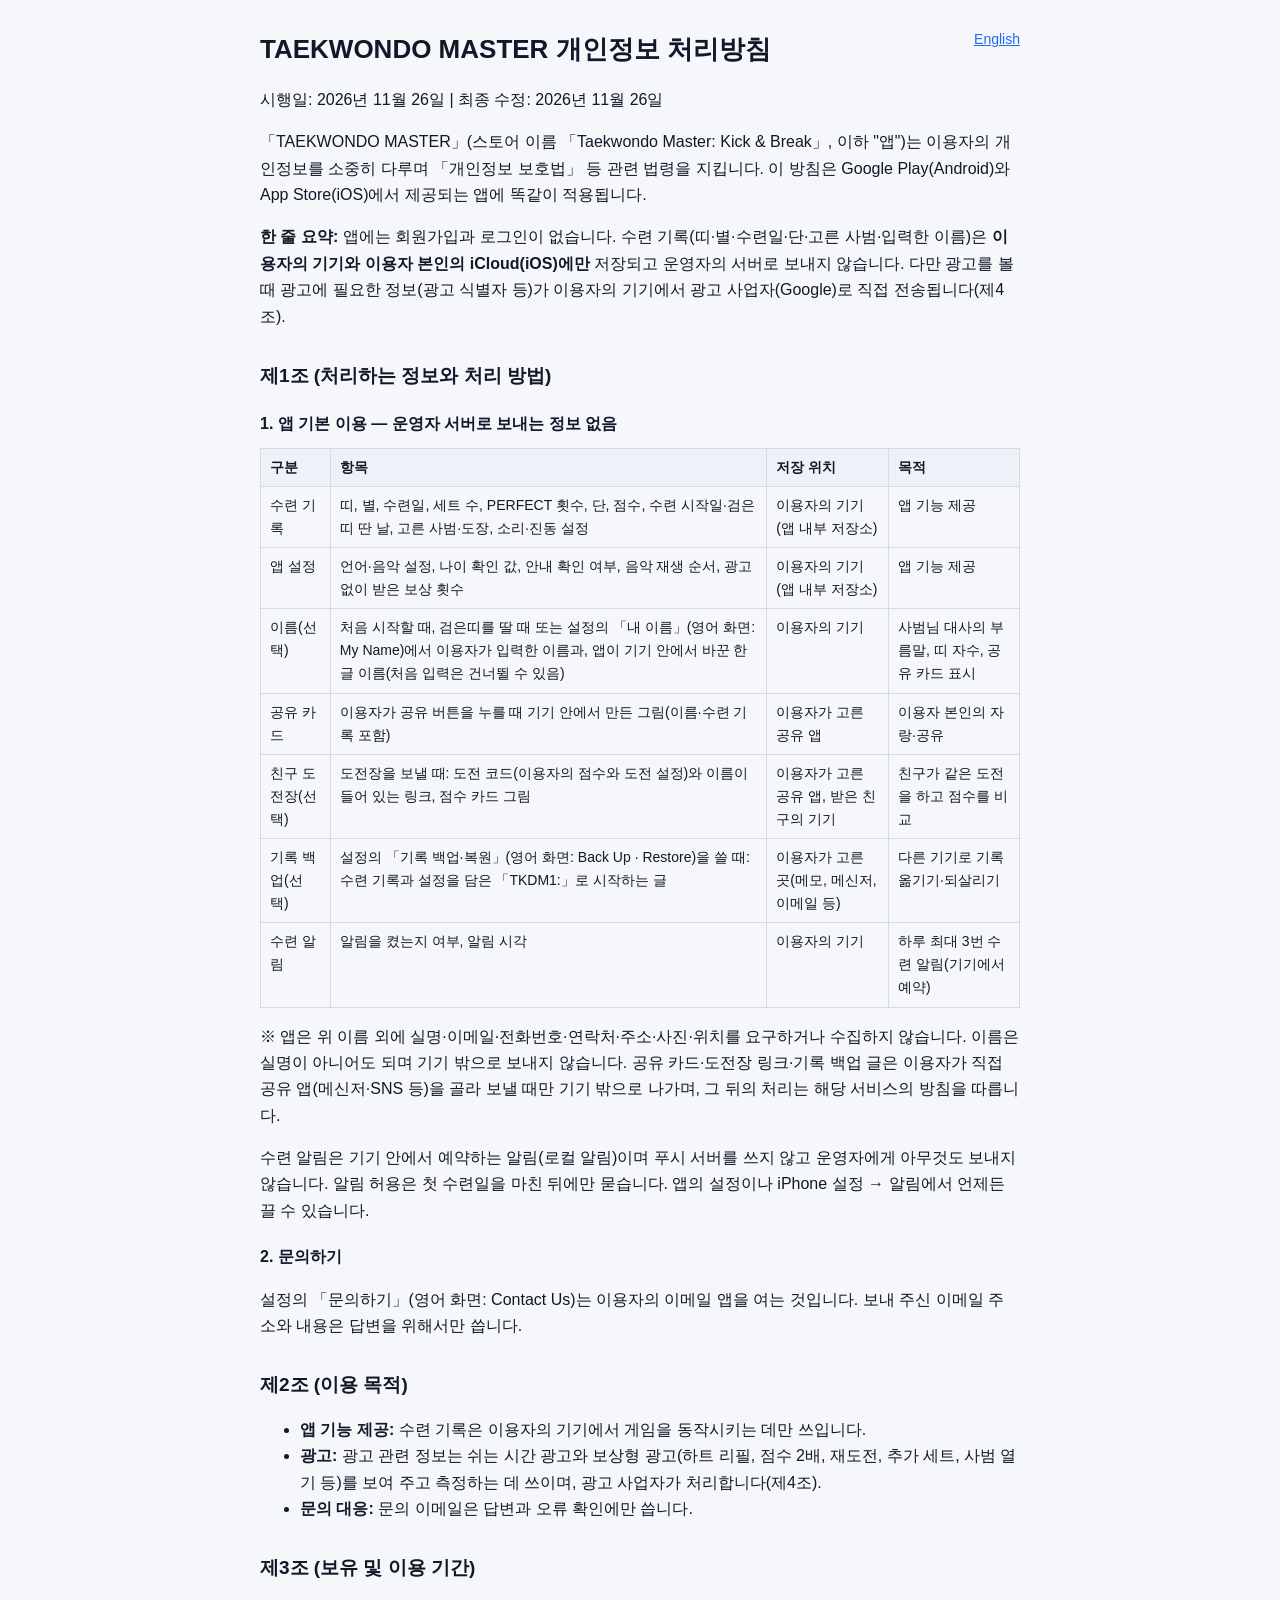
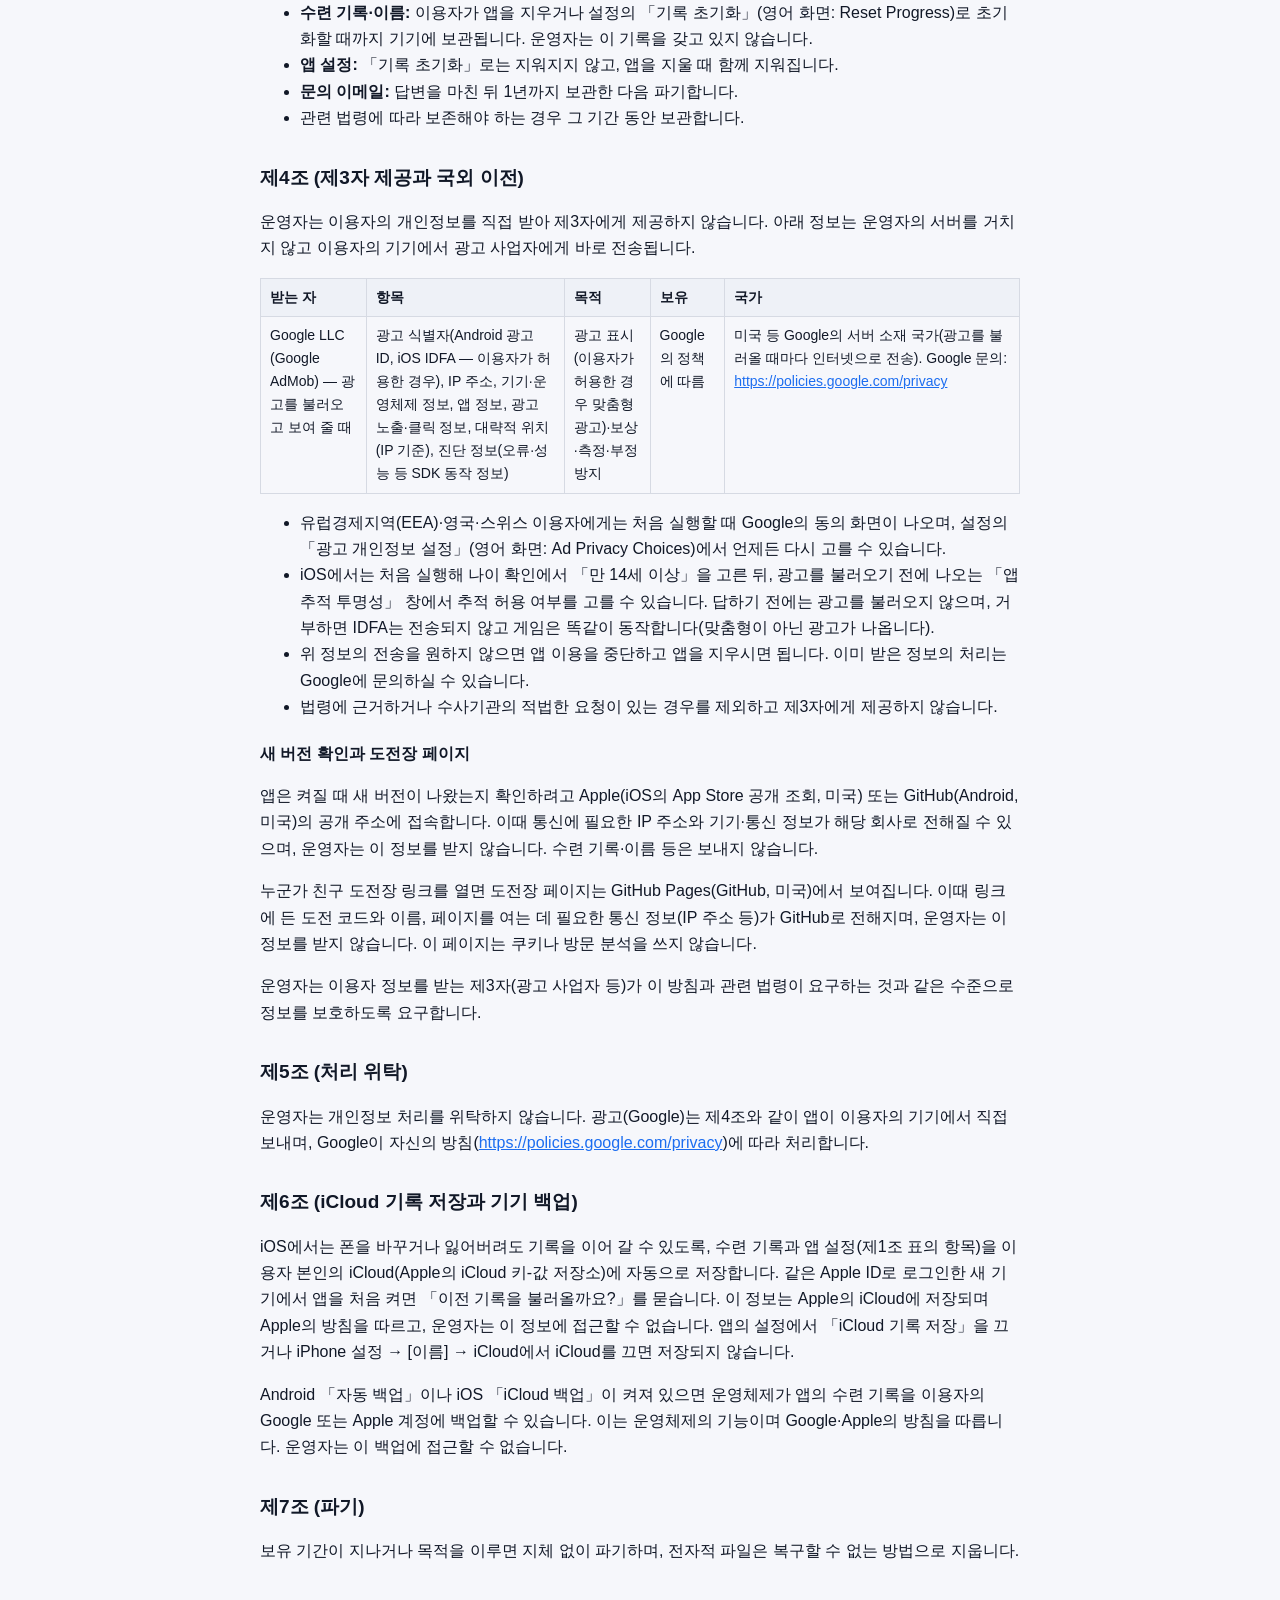
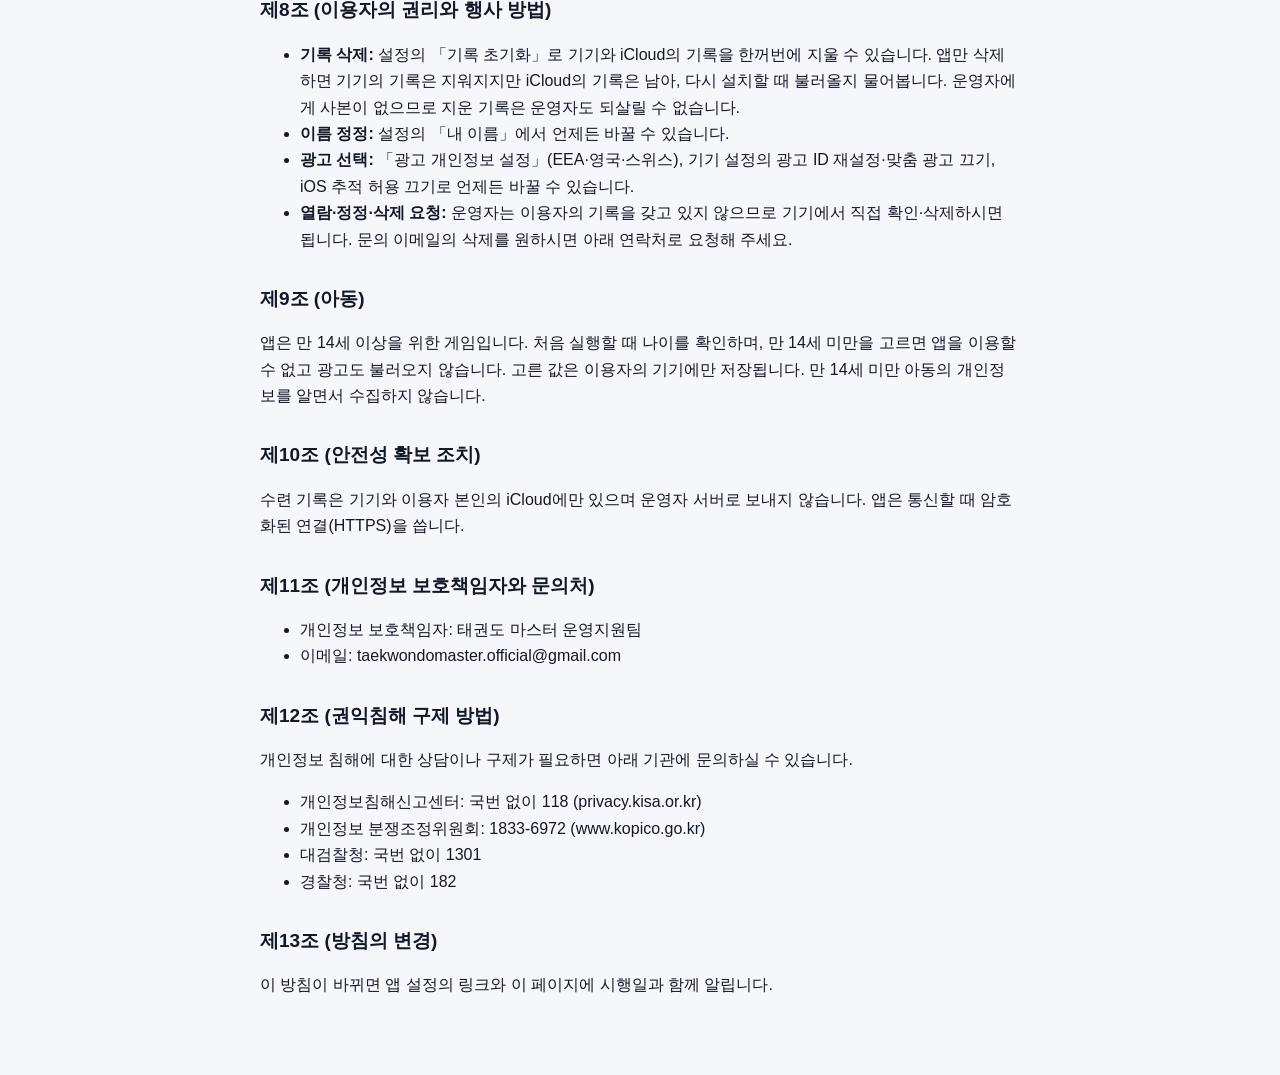
<file: privacy/ko/index.html>
<!doctype html><html lang="ko"><head><meta charset="utf-8"><meta name="viewport" content="width=device-width,initial-scale=1"><title>TAEKWONDO MASTER 개인정보 처리방침</title><style>body{margin:0;background:#f6f7fb;color:#111827;font-family:-apple-system,"Segoe UI","Apple SD Gothic Neo","Malgun Gothic",sans-serif;line-height:1.65}main{max-width:760px;margin:0 auto;padding:28px 18px 60px}h1{font-size:26px;margin:0 0 6px}h2{font-size:19px;margin:30px 0 8px}h3{font-size:16px;margin:20px 0 6px}table{width:100%;border-collapse:collapse;font-size:14px;margin:10px 0;display:block;overflow-x:auto}th,td{border:1px solid #d6dae3;padding:7px 9px;vertical-align:top;text-align:left}th{background:#eef1f7}.lang{float:right;font-size:14px}a{color:#1c6df0}em{color:#5b6478}@media (prefers-color-scheme:dark){body{background:#0d1118;color:#e8ecf3}th{background:#1b2230}th,td{border-color:#2a3242}em{color:#98a2b6}a{color:#7fb0ff}}</style></head><body><main><div class="lang"><a href="../">English</a></div><h1>TAEKWONDO MASTER 개인정보 처리방침</h1>
<p>시행일: 2026년 11월 26일 | 최종 수정: 2026년 11월 26일</p>
<p>「TAEKWONDO MASTER」(스토어 이름 「Taekwondo Master: Kick &amp; Break」, 이하 "앱")는 이용자의 개인정보를 소중히 다루며 「개인정보 보호법」 등 관련 법령을 지킵니다. 이 방침은 Google Play(Android)와 App Store(iOS)에서 제공되는 앱에 똑같이 적용됩니다.</p>
<p><b>한 줄 요약:</b> 앱에는 회원가입과 로그인이 없습니다. 수련 기록(띠·별·수련일·단·고른 사범·입력한 이름)은 <b>이용자의 기기와 이용자 본인의 iCloud(iOS)에만</b> 저장되고 운영자의 서버로 보내지 않습니다. 다만 광고를 볼 때 광고에 필요한 정보(광고 식별자 등)가 이용자의 기기에서 광고 사업자(Google)로 직접 전송됩니다(제4조).</p>
<h2>제1조 (처리하는 정보와 처리 방법)</h2>
<h3>1. 앱 기본 이용 — 운영자 서버로 보내는 정보 없음</h3>
<table><tr><th>구분</th><th>항목</th><th>저장 위치</th><th>목적</th></tr><tr><td>수련 기록</td><td>띠, 별, 수련일, 세트 수, PERFECT 횟수, 단, 점수, 수련 시작일·검은띠 딴 날, 고른 사범·도장, 소리·진동 설정</td><td>이용자의 기기(앱 내부 저장소)</td><td>앱 기능 제공</td></tr><tr><td>앱 설정</td><td>언어·음악 설정, 나이 확인 값, 안내 확인 여부, 음악 재생 순서, 광고 없이 받은 보상 횟수</td><td>이용자의 기기(앱 내부 저장소)</td><td>앱 기능 제공</td></tr><tr><td>이름(선택)</td><td>처음 시작할 때, 검은띠를 딸 때 또는 설정의 「내 이름」(영어 화면: My Name)에서 이용자가 입력한 이름과, 앱이 기기 안에서 바꾼 한글 이름(처음 입력은 건너뛸 수 있음)</td><td>이용자의 기기</td><td>사범님 대사의 부름말, 띠 자수, 공유 카드 표시</td></tr><tr><td>공유 카드</td><td>이용자가 공유 버튼을 누를 때 기기 안에서 만든 그림(이름·수련 기록 포함)</td><td>이용자가 고른 공유 앱</td><td>이용자 본인의 자랑·공유</td></tr><tr><td>친구 도전장(선택)</td><td>도전장을 보낼 때: 도전 코드(이용자의 점수와 도전 설정)와 이름이 들어 있는 링크, 점수 카드 그림</td><td>이용자가 고른 공유 앱, 받은 친구의 기기</td><td>친구가 같은 도전을 하고 점수를 비교</td></tr><tr><td>기록 백업(선택)</td><td>설정의 「기록 백업·복원」(영어 화면: Back Up · Restore)을 쓸 때: 수련 기록과 설정을 담은 「TKDM1:」로 시작하는 글</td><td>이용자가 고른 곳(메모, 메신저, 이메일 등)</td><td>다른 기기로 기록 옮기기·되살리기</td></tr><tr><td>수련 알림</td><td>알림을 켰는지 여부, 알림 시각</td><td>이용자의 기기</td><td>하루 최대 3번 수련 알림(기기에서 예약)</td></tr></table>
<p>※ 앱은 위 이름 외에 실명·이메일·전화번호·연락처·주소·사진·위치를 요구하거나 수집하지 않습니다. 이름은 실명이 아니어도 되며 기기 밖으로 보내지 않습니다. 공유 카드·도전장 링크·기록 백업 글은 이용자가 직접 공유 앱(메신저·SNS 등)을 골라 보낼 때만 기기 밖으로 나가며, 그 뒤의 처리는 해당 서비스의 방침을 따릅니다.</p><p>수련 알림은 기기 안에서 예약하는 알림(로컬 알림)이며 푸시 서버를 쓰지 않고 운영자에게 아무것도 보내지 않습니다. 알림 허용은 첫 수련일을 마친 뒤에만 묻습니다. 앱의 설정이나 iPhone 설정 &rarr; 알림에서 언제든 끌 수 있습니다.</p>
<h3>2. 문의하기</h3>
<p>설정의 「문의하기」(영어 화면: Contact Us)는 이용자의 이메일 앱을 여는 것입니다. 보내 주신 이메일 주소와 내용은 답변을 위해서만 씁니다.</p>
<h2>제2조 (이용 목적)</h2>
<ul><li><b>앱 기능 제공:</b> 수련 기록은 이용자의 기기에서 게임을 동작시키는 데만 쓰입니다.</li><li><b>광고:</b> 광고 관련 정보는 쉬는 시간 광고와 보상형 광고(하트 리필, 점수 2배, 재도전, 추가 세트, 사범 열기 등)를 보여 주고 측정하는 데 쓰이며, 광고 사업자가 처리합니다(제4조).</li><li><b>문의 대응:</b> 문의 이메일은 답변과 오류 확인에만 씁니다.</li></ul>
<h2>제3조 (보유 및 이용 기간)</h2>
<ul><li><b>수련 기록·이름:</b> 이용자가 앱을 지우거나 설정의 「기록 초기화」(영어 화면: Reset Progress)로 초기화할 때까지 기기에 보관됩니다. 운영자는 이 기록을 갖고 있지 않습니다.</li><li><b>앱 설정:</b> 「기록 초기화」로는 지워지지 않고, 앱을 지울 때 함께 지워집니다.</li><li><b>문의 이메일:</b> 답변을 마친 뒤 1년까지 보관한 다음 파기합니다.</li><li>관련 법령에 따라 보존해야 하는 경우 그 기간 동안 보관합니다.</li></ul>
<h2>제4조 (제3자 제공과 국외 이전)</h2>
<p>운영자는 이용자의 개인정보를 직접 받아 제3자에게 제공하지 않습니다. 아래 정보는 운영자의 서버를 거치지 않고 이용자의 기기에서 광고 사업자에게 바로 전송됩니다.</p>
<table><tr><th>받는 자</th><th>항목</th><th>목적</th><th>보유</th><th>국가</th></tr><tr><td>Google LLC (Google AdMob) — 광고를 불러오고 보여 줄 때</td><td>광고 식별자(Android 광고 ID, iOS IDFA — 이용자가 허용한 경우), IP 주소, 기기·운영체제 정보, 앱 정보, 광고 노출·클릭 정보, 대략적 위치(IP 기준), 진단 정보(오류·성능 등 SDK 동작 정보)</td><td>광고 표시(이용자가 허용한 경우 맞춤형 광고)·보상·측정·부정 방지</td><td>Google의 정책에 따름</td><td>미국 등 Google의 서버 소재 국가(광고를 불러올 때마다 인터넷으로 전송). Google 문의: <a href="https://policies.google.com/privacy">https://policies.google.com/privacy</a></td></tr></table>
<ul><li>유럽경제지역(EEA)·영국·스위스 이용자에게는 처음 실행할 때 Google의 동의 화면이 나오며, 설정의 「광고 개인정보 설정」(영어 화면: Ad Privacy Choices)에서 언제든 다시 고를 수 있습니다.</li><li>iOS에서는 처음 실행해 나이 확인에서 「만 14세 이상」을 고른 뒤, 광고를 불러오기 전에 나오는 「앱 추적 투명성」 창에서 추적 허용 여부를 고를 수 있습니다. 답하기 전에는 광고를 불러오지 않으며, 거부하면 IDFA는 전송되지 않고 게임은 똑같이 동작합니다(맞춤형이 아닌 광고가 나옵니다).</li><li>위 정보의 전송을 원하지 않으면 앱 이용을 중단하고 앱을 지우시면 됩니다. 이미 받은 정보의 처리는 Google에 문의하실 수 있습니다.</li><li>법령에 근거하거나 수사기관의 적법한 요청이 있는 경우를 제외하고 제3자에게 제공하지 않습니다.</li></ul>
<h3>새 버전 확인과 도전장 페이지</h3>
<p>앱은 켜질 때 새 버전이 나왔는지 확인하려고 Apple(iOS의 App Store 공개 조회, 미국) 또는 GitHub(Android, 미국)의 공개 주소에 접속합니다. 이때 통신에 필요한 IP 주소와 기기·통신 정보가 해당 회사로 전해질 수 있으며, 운영자는 이 정보를 받지 않습니다. 수련 기록·이름 등은 보내지 않습니다.</p><p>누군가 친구 도전장 링크를 열면 도전장 페이지는 GitHub Pages(GitHub, 미국)에서 보여집니다. 이때 링크에 든 도전 코드와 이름, 페이지를 여는 데 필요한 통신 정보(IP 주소 등)가 GitHub로 전해지며, 운영자는 이 정보를 받지 않습니다. 이 페이지는 쿠키나 방문 분석을 쓰지 않습니다.</p>
<p>운영자는 이용자 정보를 받는 제3자(광고 사업자 등)가 이 방침과 관련 법령이 요구하는 것과 같은 수준으로 정보를 보호하도록 요구합니다.</p>
<h2>제5조 (처리 위탁)</h2>
<p>운영자는 개인정보 처리를 위탁하지 않습니다. 광고(Google)는 제4조와 같이 앱이 이용자의 기기에서 직접 보내며, Google이 자신의 방침(<a href="https://policies.google.com/privacy">https://policies.google.com/privacy</a>)에 따라 처리합니다.</p>
<h2>제6조 (iCloud 기록 저장과 기기 백업)</h2>
<p>iOS에서는 폰을 바꾸거나 잃어버려도 기록을 이어 갈 수 있도록, 수련 기록과 앱 설정(제1조 표의 항목)을 이용자 본인의 iCloud(Apple의 iCloud 키-값 저장소)에 자동으로 저장합니다. 같은 Apple ID로 로그인한 새 기기에서 앱을 처음 켜면 「이전 기록을 불러올까요?」를 묻습니다. 이 정보는 Apple의 iCloud에 저장되며 Apple의 방침을 따르고, 운영자는 이 정보에 접근할 수 없습니다. 앱의 설정에서 「iCloud 기록 저장」을 끄거나 iPhone 설정 → [이름] → iCloud에서 iCloud를 끄면 저장되지 않습니다.</p>
<p>Android 「자동 백업」이나 iOS 「iCloud 백업」이 켜져 있으면 운영체제가 앱의 수련 기록을 이용자의 Google 또는 Apple 계정에 백업할 수 있습니다. 이는 운영체제의 기능이며 Google·Apple의 방침을 따릅니다. 운영자는 이 백업에 접근할 수 없습니다.</p>
<h2>제7조 (파기)</h2>
<p>보유 기간이 지나거나 목적을 이루면 지체 없이 파기하며, 전자적 파일은 복구할 수 없는 방법으로 지웁니다.</p>
<h2>제8조 (이용자의 권리와 행사 방법)</h2>
<ul><li><b>기록 삭제:</b> 설정의 「기록 초기화」로 기기와 iCloud의 기록을 한꺼번에 지울 수 있습니다. 앱만 삭제하면 기기의 기록은 지워지지만 iCloud의 기록은 남아, 다시 설치할 때 불러올지 물어봅니다. 운영자에게 사본이 없으므로 지운 기록은 운영자도 되살릴 수 없습니다.</li><li><b>이름 정정:</b> 설정의 「내 이름」에서 언제든 바꿀 수 있습니다.</li><li><b>광고 선택:</b> 「광고 개인정보 설정」(EEA·영국·스위스), 기기 설정의 광고 ID 재설정·맞춤 광고 끄기, iOS 추적 허용 끄기로 언제든 바꿀 수 있습니다.</li><li><b>열람·정정·삭제 요청:</b> 운영자는 이용자의 기록을 갖고 있지 않으므로 기기에서 직접 확인·삭제하시면 됩니다. 문의 이메일의 삭제를 원하시면 아래 연락처로 요청해 주세요.</li></ul>
<h2>제9조 (아동)</h2>
<p>앱은 만 14세 이상을 위한 게임입니다. 처음 실행할 때 나이를 확인하며, 만 14세 미만을 고르면 앱을 이용할 수 없고 광고도 불러오지 않습니다. 고른 값은 이용자의 기기에만 저장됩니다. 만 14세 미만 아동의 개인정보를 알면서 수집하지 않습니다.</p>
<h2>제10조 (안전성 확보 조치)</h2>
<p>수련 기록은 기기와 이용자 본인의 iCloud에만 있으며 운영자 서버로 보내지 않습니다. 앱은 통신할 때 암호화된 연결(HTTPS)을 씁니다.</p>
<h2>제11조 (개인정보 보호책임자와 문의처)</h2>
<ul><li>개인정보 보호책임자: 태권도 마스터 운영지원팀</li><li>이메일: taekwondomaster.official@gmail.com</li></ul>
<h2>제12조 (권익침해 구제 방법)</h2>
<p>개인정보 침해에 대한 상담이나 구제가 필요하면 아래 기관에 문의하실 수 있습니다.</p>
<ul><li>개인정보침해신고센터: 국번 없이 118 (privacy.kisa.or.kr)</li><li>개인정보 분쟁조정위원회: 1833-6972 (www.kopico.go.kr)</li><li>대검찰청: 국번 없이 1301</li><li>경찰청: 국번 없이 182</li></ul>
<h2>제13조 (방침의 변경)</h2>
<p>이 방침이 바뀌면 앱 설정의 링크와 이 페이지에 시행일과 함께 알립니다.</p></main></body></html>
</file>
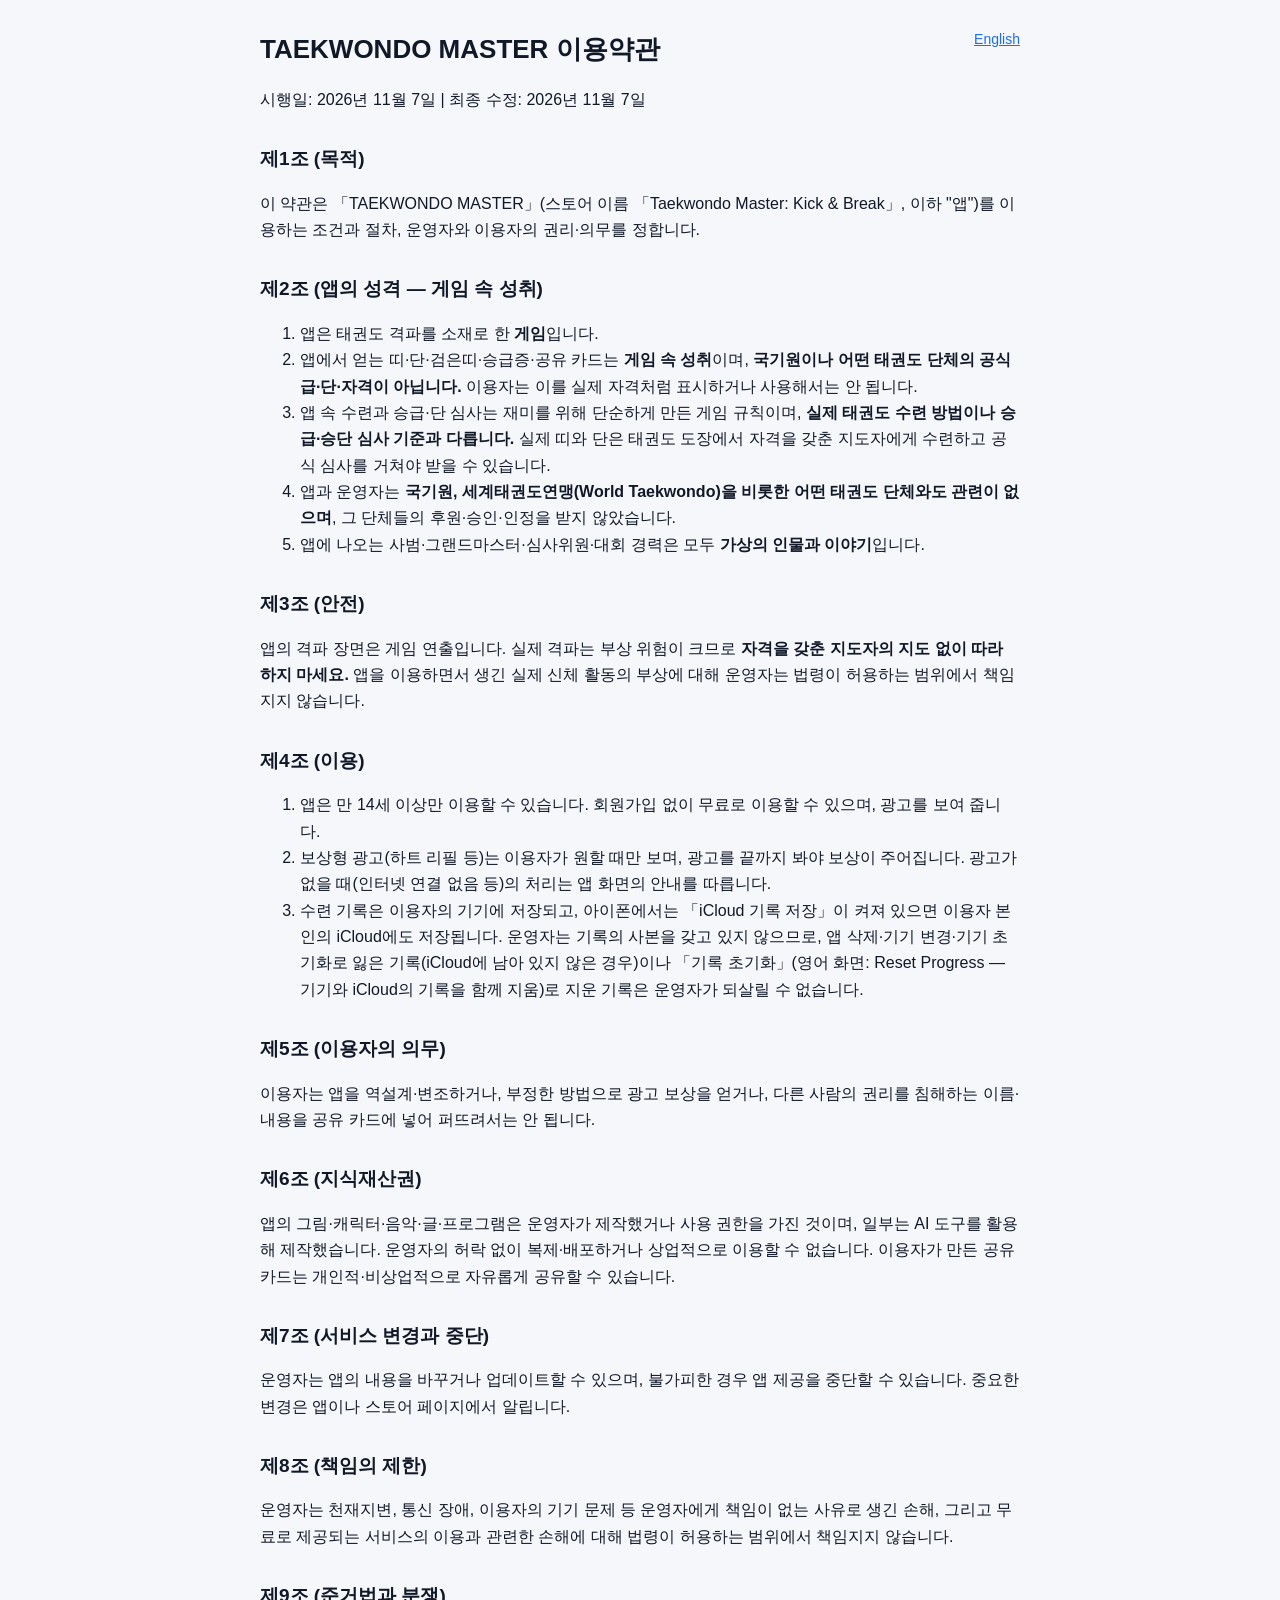
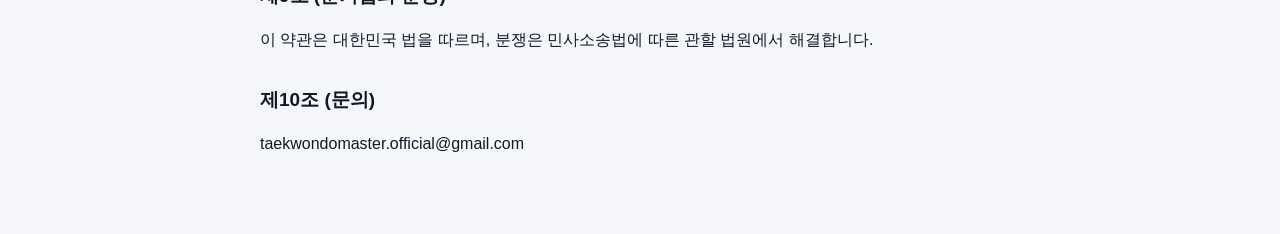
<file: terms/ko/index.html>
<!doctype html><html lang="ko"><head><meta charset="utf-8"><meta name="viewport" content="width=device-width,initial-scale=1"><title>TAEKWONDO MASTER 이용약관</title><style>body{margin:0;background:#f6f7fb;color:#111827;font-family:-apple-system,"Segoe UI","Apple SD Gothic Neo","Malgun Gothic",sans-serif;line-height:1.65}main{max-width:760px;margin:0 auto;padding:28px 18px 60px}h1{font-size:26px;margin:0 0 6px}h2{font-size:19px;margin:30px 0 8px}h3{font-size:16px;margin:20px 0 6px}table{width:100%;border-collapse:collapse;font-size:14px;margin:10px 0;display:block;overflow-x:auto}th,td{border:1px solid #d6dae3;padding:7px 9px;vertical-align:top;text-align:left}th{background:#eef1f7}.lang{float:right;font-size:14px}a{color:#1c6df0}em{color:#5b6478}@media (prefers-color-scheme:dark){body{background:#0d1118;color:#e8ecf3}th{background:#1b2230}th,td{border-color:#2a3242}em{color:#98a2b6}a{color:#7fb0ff}}</style></head><body><main><div class="lang"><a href="../">English</a></div><h1>TAEKWONDO MASTER 이용약관</h1>
<p>시행일: 2026년 11월 7일 | 최종 수정: 2026년 11월 7일</p>
<h2>제1조 (목적)</h2>
<p>이 약관은 「TAEKWONDO MASTER」(스토어 이름 「Taekwondo Master: Kick &amp; Break」, 이하 "앱")를 이용하는 조건과 절차, 운영자와 이용자의 권리·의무를 정합니다.</p>
<h2>제2조 (앱의 성격 — 게임 속 성취)</h2>
<ol><li>앱은 태권도 격파를 소재로 한 <b>게임</b>입니다.</li><li>앱에서 얻는 띠·단·검은띠·승급증·공유 카드는 <b>게임 속 성취</b>이며, <b>국기원이나 어떤 태권도 단체의 공식 급·단·자격이 아닙니다.</b> 이용자는 이를 실제 자격처럼 표시하거나 사용해서는 안 됩니다.</li><li>앱 속 수련과 승급·단 심사는 재미를 위해 단순하게 만든 게임 규칙이며, <b>실제 태권도 수련 방법이나 승급·승단 심사 기준과 다릅니다.</b> 실제 띠와 단은 태권도 도장에서 자격을 갖춘 지도자에게 수련하고 공식 심사를 거쳐야 받을 수 있습니다.</li><li>앱과 운영자는 <b>국기원, 세계태권도연맹(World Taekwondo)을 비롯한 어떤 태권도 단체와도 관련이 없으며</b>, 그 단체들의 후원·승인·인정을 받지 않았습니다.</li><li>앱에 나오는 사범·그랜드마스터·심사위원·대회 경력은 모두 <b>가상의 인물과 이야기</b>입니다.</li></ol>
<h2>제3조 (안전)</h2>
<p>앱의 격파 장면은 게임 연출입니다. 실제 격파는 부상 위험이 크므로 <b>자격을 갖춘 지도자의 지도 없이 따라 하지 마세요.</b> 앱을 이용하면서 생긴 실제 신체 활동의 부상에 대해 운영자는 법령이 허용하는 범위에서 책임지지 않습니다.</p>
<h2>제4조 (이용)</h2>
<ol><li>앱은 만 14세 이상만 이용할 수 있습니다. 회원가입 없이 무료로 이용할 수 있으며, 광고를 보여 줍니다.</li><li>보상형 광고(하트 리필 등)는 이용자가 원할 때만 보며, 광고를 끝까지 봐야 보상이 주어집니다. 광고가 없을 때(인터넷 연결 없음 등)의 처리는 앱 화면의 안내를 따릅니다.</li><li>수련 기록은 이용자의 기기에 저장되고, 아이폰에서는 「iCloud 기록 저장」이 켜져 있으면 이용자 본인의 iCloud에도 저장됩니다. 운영자는 기록의 사본을 갖고 있지 않으므로, 앱 삭제·기기 변경·기기 초기화로 잃은 기록(iCloud에 남아 있지 않은 경우)이나 「기록 초기화」(영어 화면: Reset Progress — 기기와 iCloud의 기록을 함께 지움)로 지운 기록은 운영자가 되살릴 수 없습니다.</li></ol>
<h2>제5조 (이용자의 의무)</h2>
<p>이용자는 앱을 역설계·변조하거나, 부정한 방법으로 광고 보상을 얻거나, 다른 사람의 권리를 침해하는 이름·내용을 공유 카드에 넣어 퍼뜨려서는 안 됩니다.</p>
<h2>제6조 (지식재산권)</h2>
<p>앱의 그림·캐릭터·음악·글·프로그램은 운영자가 제작했거나 사용 권한을 가진 것이며, 일부는 AI 도구를 활용해 제작했습니다. 운영자의 허락 없이 복제·배포하거나 상업적으로 이용할 수 없습니다. 이용자가 만든 공유 카드는 개인적·비상업적으로 자유롭게 공유할 수 있습니다.</p>
<h2>제7조 (서비스 변경과 중단)</h2>
<p>운영자는 앱의 내용을 바꾸거나 업데이트할 수 있으며, 불가피한 경우 앱 제공을 중단할 수 있습니다. 중요한 변경은 앱이나 스토어 페이지에서 알립니다.</p>
<h2>제8조 (책임의 제한)</h2>
<p>운영자는 천재지변, 통신 장애, 이용자의 기기 문제 등 운영자에게 책임이 없는 사유로 생긴 손해, 그리고 무료로 제공되는 서비스의 이용과 관련한 손해에 대해 법령이 허용하는 범위에서 책임지지 않습니다.</p>
<h2>제9조 (준거법과 분쟁)</h2>
<p>이 약관은 대한민국 법을 따르며, 분쟁은 민사소송법에 따른 관할 법원에서 해결합니다.</p>
<h2>제10조 (문의)</h2>
<p>taekwondomaster.official@gmail.com</p></main></body></html>
</file>
<file: c/page.css>
@font-face{font-family:"BHS";src:url(fonts/bhs_ko.woff2) format("woff2");font-display:swap}
@font-face{font-family:"Bebas";src:url(fonts/bebas.woff2) format("woff2");font-display:swap}
@font-face{font-family:"Barlow";font-weight:700;src:url(fonts/barlow700.woff2) format("woff2");font-display:swap}
:root{--sub:#9fb0cc;--gold:#ffd23f}
*{box-sizing:border-box}
body{margin:0;min-height:100vh;background:#060a14;color:#fff;font-family:"Barlow",sans-serif;font-weight:700;display:flex;justify-content:center}
main{width:100%;max-width:430px;text-align:center;padding-bottom:28px}
h1,.big,.btn{font-family:"Bebas","BHS",sans-serif;font-weight:400}
html[lang=ko] body{font-family:"Apple SD Gothic Neo","Malgun Gothic",sans-serif}
html[lang=ko] h1,html[lang=ko] .big,html[lang=ko] .btn{font-family:"BHS",sans-serif}

/* 움직이는 장면: 준비 → 발차기 격파(2.4초 반복). 태극기 자리는 두 장면이 같음 */
/* 그림 비율 그대로: 위쪽 태극기가 잘리지 않게 높이를 따로 줄이지 말 것 */
.hero{position:relative;width:100%;max-width:400px;margin:0 auto;aspect-ratio:640/590;overflow:hidden;background:#12205e}
.scene{position:absolute;inset:0;animation:shake 2.4s infinite}
.scene img{position:absolute;left:0;top:0;width:100%;height:100%;object-fit:cover}
.scene .hit{animation:hit 2.4s infinite}
.flash{position:absolute;inset:0;background:#fff;opacity:0;animation:flash 2.4s infinite}
.hero:after{content:"";position:absolute;left:0;right:0;bottom:0;height:22%;background:linear-gradient(#060a1400,#060a14)}
.logo{position:absolute;left:8px;bottom:0;width:104px;z-index:2}
@keyframes hit{0%,32%{opacity:0}33%,92%{opacity:1}100%{opacity:0}}
@keyframes flash{0%,32%{opacity:0}33%{opacity:.55}40%,100%{opacity:0}}
@keyframes shake{0%,32%,44%,100%{transform:none}34%{transform:translate(-6px,4px) scale(1.04)}37%{transform:translate(5px,-3px) scale(1.03)}40%{transform:translate(-2px,1px) scale(1.01)}}
@media (prefers-reduced-motion:reduce){.scene,.scene .hit,.flash{animation:none}}

.body{padding:0 20px;display:flex;flex-direction:column;align-items:center;gap:10px}
.game{font-size:15px;color:#9fc4ff;letter-spacing:.05em;margin-top:2px}
h1{font-size:36px;line-height:1.1;margin:0;max-width:100%;overflow-wrap:anywhere}
html[lang=ko] h1{font-size:30px}
.card{width:100%;gap:8px;border-radius:18px;padding:8px 14px;background:linear-gradient(160deg,#3d86ff,#1646a8);display:flex;align-items:center;justify-content:space-around}
.score{display:flex;align-items:baseline;gap:5px}
.score b{font-family:"Bebas",sans-serif;font-weight:400;font-size:88px;line-height:1}
.score span{font-size:19px;white-space:nowrap}
.tier{background:#eef3fb;border-radius:12px;padding:4px 8px 6px;display:flex;flex-direction:column;align-items:center}
.tier img{width:92px}
.tier .big{font-size:20px;line-height:1.1;color:#10151f}
.ask{font-size:17px;color:#dce5f3}
html[lang=ko] .ask{font-size:16px;word-break:keep-all}
.btn{display:block;width:100%;border-radius:14px;padding:12px;font-size:24px;line-height:1.2;letter-spacing:.05em;text-decoration:none}
html[lang=ko] .btn{font-size:20px;letter-spacing:0}
.main{background:var(--gold);color:#10151f;box-shadow:0 4px 0 #b88d00}
.sec{background:#ffffff1c;color:#fff}
.code{display:flex;align-items:center;gap:10px;font-size:14px;color:#7f8fab}
.code b{color:#e8eef8;letter-spacing:.16em;font-family:"Bebas",sans-serif;font-weight:400;font-size:24px}
.code button{border:1px solid #2a3550;background:transparent;color:var(--sub);border-radius:8px;padding:5px 11px;font:inherit;cursor:pointer}
.belts{width:100%;display:flex;gap:3px;margin-top:4px}
.belts div{flex:1;min-width:0;border-radius:8px;padding:5px 0 3px;font-size:12px;color:#dce5f3;background:#5b6b8a55}
.belts div.on{background:#ffd23f30;outline:2px solid var(--gold);color:var(--gold)}
.belts img{display:block;width:100%}
/* 검은띠 = 게임 첫 화면(.ttgold)처럼 금빛으로 반짝. 어두운 바탕에서 모양이 보이게 얇은 금테 추가 */
.belts .gold{position:relative;display:block}
.belts .gold img{--edge:drop-shadow(1px 0 0 #ffd23f) drop-shadow(-1px 0 0 #ffd23f) drop-shadow(0 1px 0 #ffd23f) drop-shadow(0 -1px 0 #ffd23f);filter:var(--edge) drop-shadow(0 0 4px #ffb300);animation:glow 1.8s ease-in-out infinite}
.belts .gold i{position:absolute;pointer-events:none;background:radial-gradient(circle,#fff 0 18%,#ffe27a 34%,#ffd23f00 72%);clip-path:polygon(50% 0,60% 40%,100% 50%,60% 60%,50% 100%,40% 60%,0 50%,40% 40%);animation:twinkle 1.6s ease-in-out infinite}
.belts .gold i:nth-of-type(1){left:-4.8px;top:-7.7px;width:14.4px;height:14.4px;animation-delay:-0s}
.belts .gold i:nth-of-type(2){right:-5.8px;top:1.9px;width:10.6px;height:10.6px;animation-delay:-0.4s}
.belts .gold i:nth-of-type(3){left:0;bottom:22%;width:11.5px;height:11.5px;animation-delay:-0.8s}
.belts .gold i:nth-of-type(4){right:6.7px;bottom:-2.9px;width:8.6px;height:8.6px;animation-delay:-1.2s}
@keyframes glow{0%,100%{filter:brightness(1.15) sepia(.35) var(--edge) drop-shadow(0 0 2px #ffd23f) drop-shadow(0 0 5px #ffb300aa)}50%{filter:brightness(1.45) sepia(.6) var(--edge) drop-shadow(0 0 3px #ffd23f) drop-shadow(0 0 9px #ffb300)}}
@keyframes twinkle{0%,100%{transform:scale(.2) rotate(0);opacity:0}45%{transform:scale(1.15) rotate(45deg);opacity:1}70%{transform:scale(.8) rotate(70deg);opacity:.8}}
@media (prefers-reduced-motion:reduce){.belts .gold img,.belts .gold i{animation:none}}
.hint{font-size:13px;color:#6f7c95;line-height:1.5;word-break:keep-all;text-wrap:balance}
/* 작은 폰: 점수 글자와 띠 칸 사이를 띄움 */
@media (max-width:374px){.card{padding:8px;gap:8px}.score{gap:4px}.score b{font-size:72px}.score span{font-size:16px}.tier{padding:4px 6px 6px}.tier img{width:78px}.tier .big{font-size:18px;margin-top:4px}}
.err{color:#ff6b6b}
[hidden]{display:none!important}
</file>
